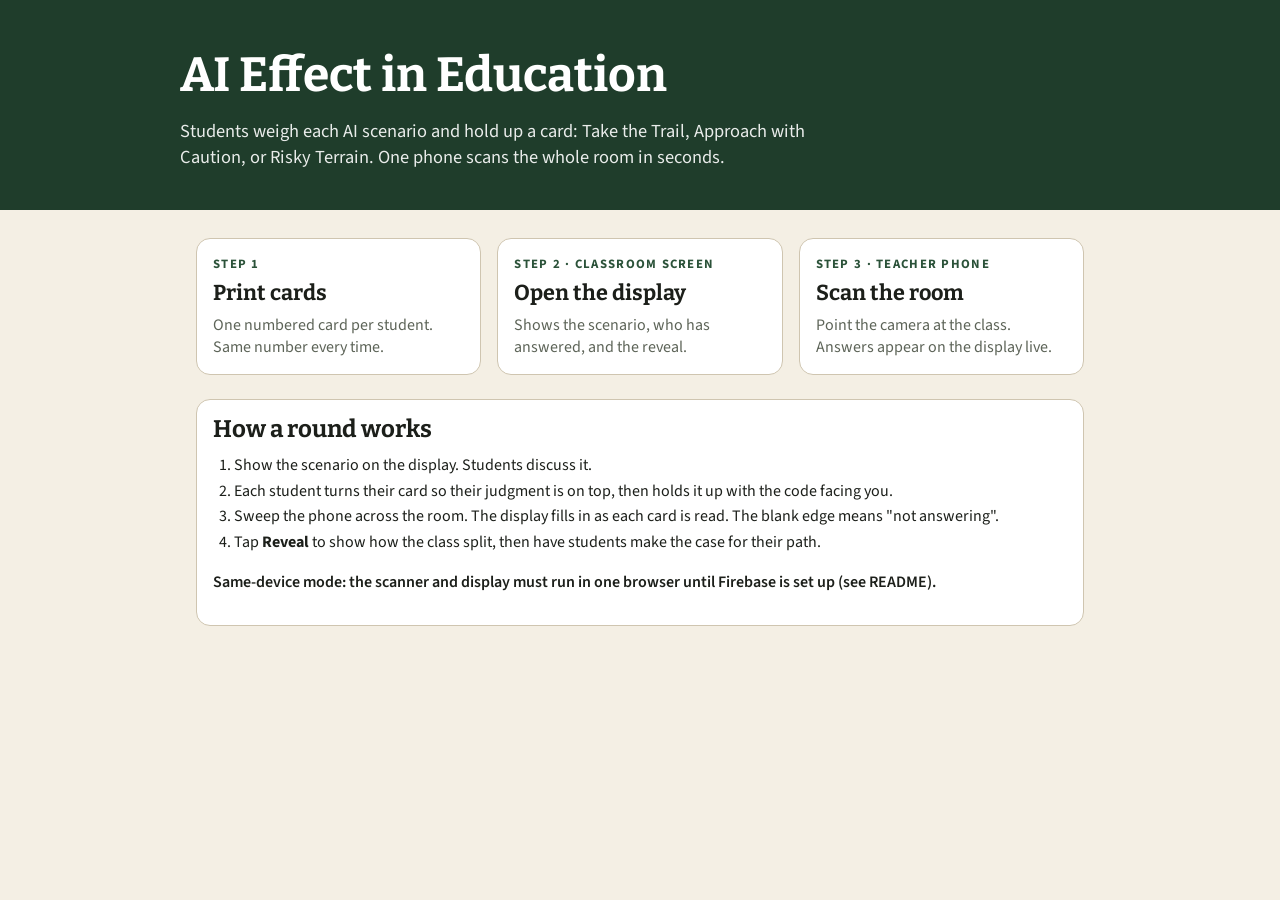
<file: index.html>
<!doctype html>
<html lang="en">
<head>
<meta charset="utf-8">
<meta name="viewport" content="width=device-width, initial-scale=1">
<title>AI Effect in Education</title>
<link rel="stylesheet" href="lib/trail.css">
<style>
  .hero { background: var(--pine); color: #fff; padding: 48px 16px 40px; }
  .hero .in, .wrap { max-width: 920px; margin: 0 auto; }
  .hero h1 { font-size: clamp(2rem, 5vw, 3rem); }
  .hero p { font-size: 1.15rem; max-width: 36em; opacity: .9; margin: .8em 0 0; }
  .wrap { padding: 28px 16px 56px; display: grid; gap: 24px; }
  .cards { display: grid; grid-template-columns: repeat(auto-fit, minmax(240px, 1fr)); gap: 16px; }
  .cards a { text-decoration: none; color: inherit; display: grid; gap: 8px; transition: transform .15s, box-shadow .15s; }
  .cards a:hover { transform: translateY(-2px); box-shadow: 0 6px 18px rgba(0,0,0,.08); }
  .cards .step { font: 700 .8rem var(--body); letter-spacing: .1em; text-transform: uppercase; color: var(--pine-2); }
  .cards h2 { font-size: 1.35rem; }
  ol.how { line-height: 1.6; margin: .6em 0 0; padding-left: 1.3em; }
  .mode { font-weight: 600; }
</style>
</head>
<body>
<section class="hero"><div class="in">
  <h1>AI Effect in Education</h1>
  <p>Students weigh each AI scenario and hold up a card: Take the Trail, Approach with Caution, or Risky Terrain. One phone scans the whole room in seconds.</p>
</div></section>

<div class="wrap">
  <div class="cards">
    <a class="panel" href="cards.html">
      <span class="step">Step 1</span><h2>Print cards</h2>
      <span class="muted">One numbered card per student. Same number every time.</span>
    </a>
    <a class="panel" href="display.html">
      <span class="step">Step 2 · Classroom screen</span><h2>Open the display</h2>
      <span class="muted">Shows the scenario, who has answered, and the reveal.</span>
    </a>
    <a class="panel" href="scan.html">
      <span class="step">Step 3 · Teacher phone</span><h2>Scan the room</h2>
      <span class="muted">Point the camera at the class. Answers appear on the display live.</span>
    </a>
  </div>

  <section class="panel">
    <h2>How a round works</h2>
    <ol class="how">
      <li>Show the scenario on the display. Students discuss it.</li>
      <li>Each student turns their card so their judgment is on top, then holds it up with the code facing you.</li>
      <li>Sweep the phone across the room. The display fills in as each card is read. The blank edge means "not answering".</li>
      <li>Tap <b>Reveal</b> to show how the class split, then have students make the case for their path.</li>
    </ol>
    <p class="mode" id="mode"></p>
  </section>
</div>
<script src="firebase-config.js"></script>
<script src="lib/trail-sync.js"></script>
<script>
  document.getElementById('mode').textContent = TrailSync.mode === 'firebase'
    ? 'Live mode is on: scan on your phone, show results on any screen.'
    : 'Same-device mode: the scanner and display must run in one browser until Firebase is set up (see README).';
</script>
</body>
</html>
</file>
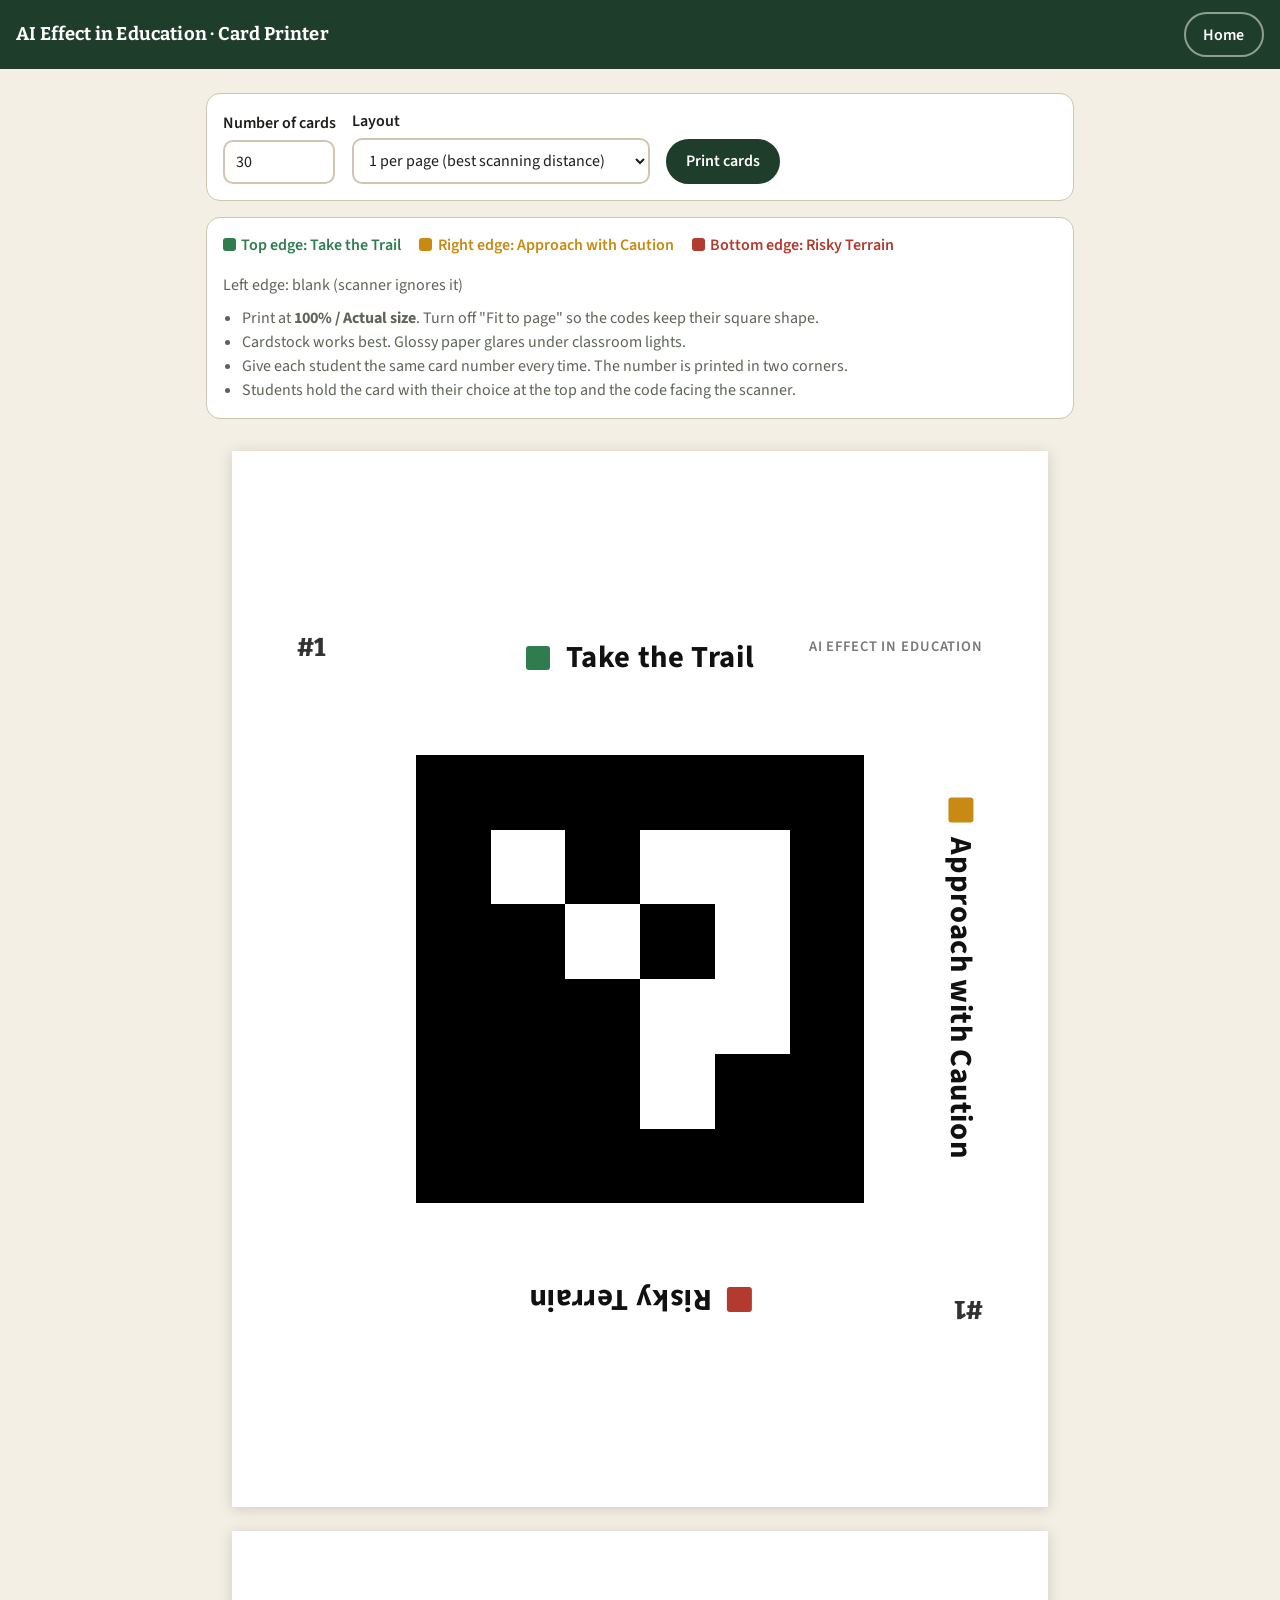
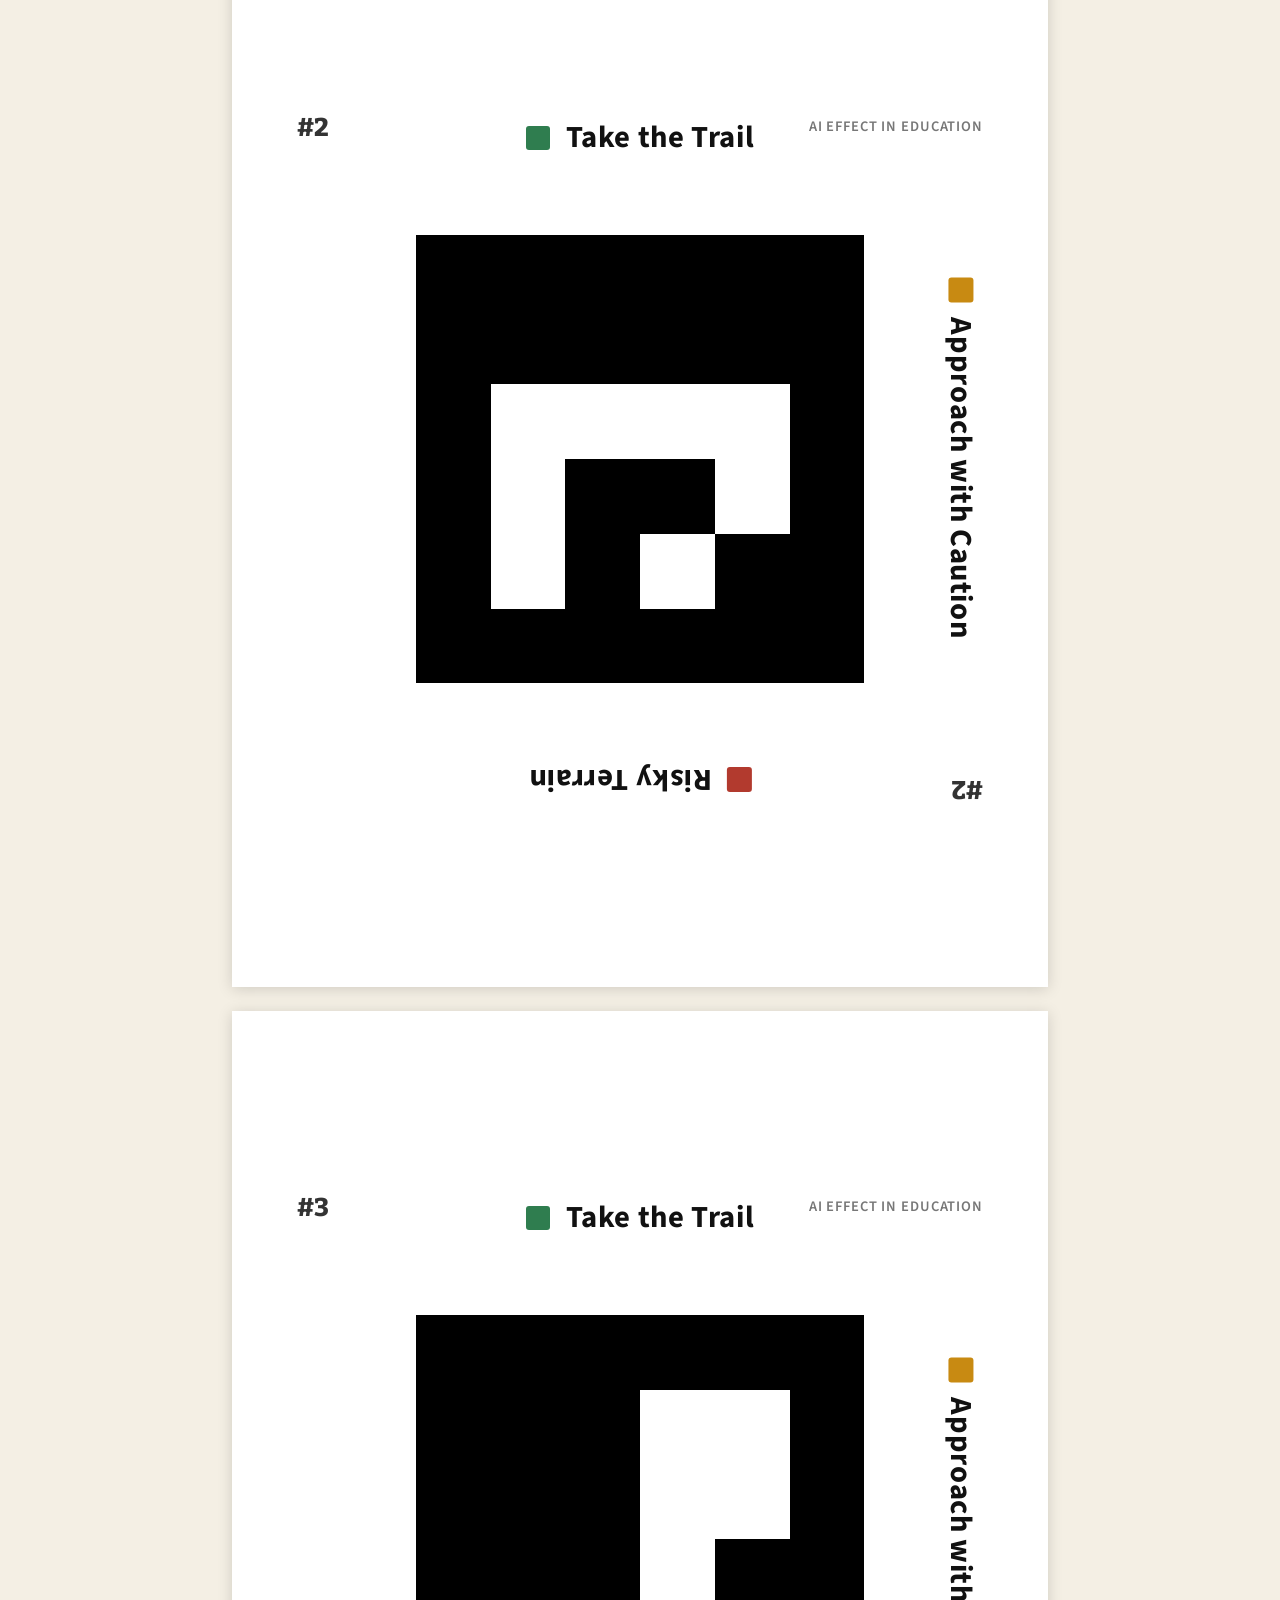
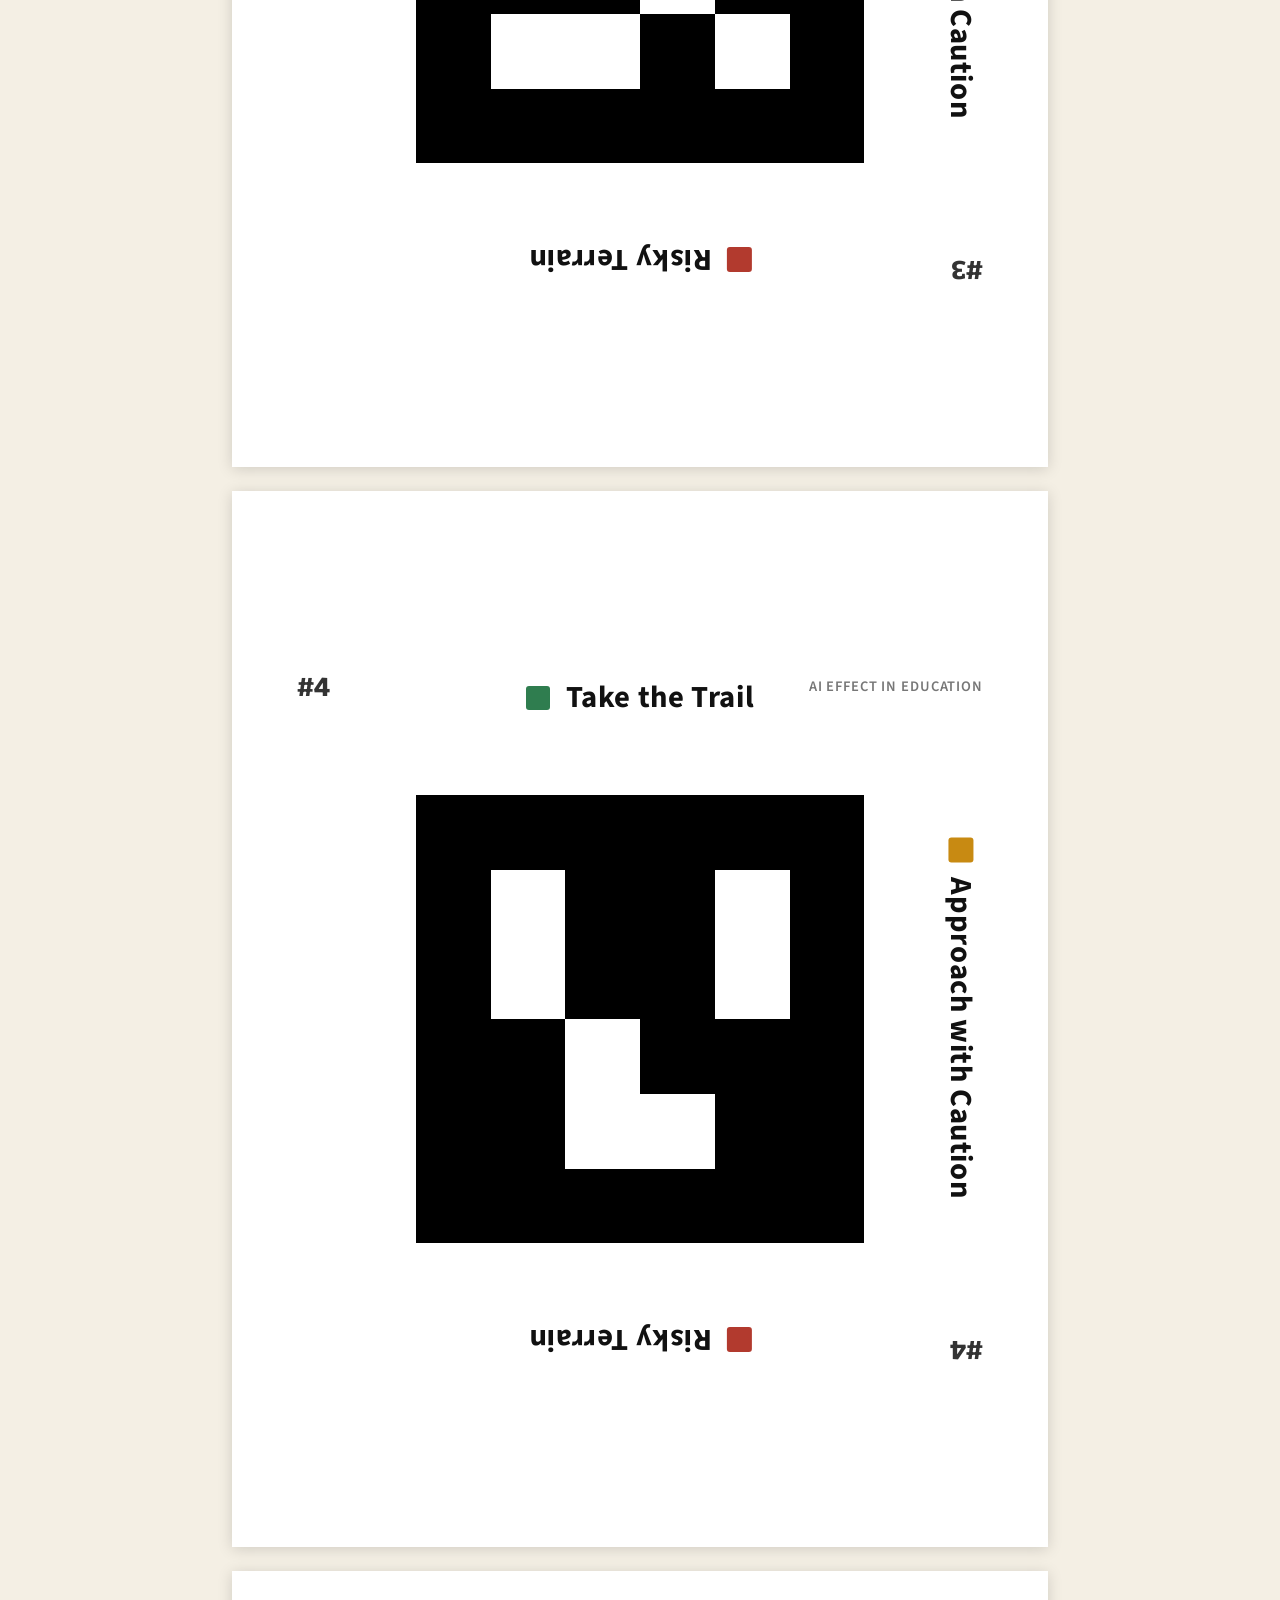
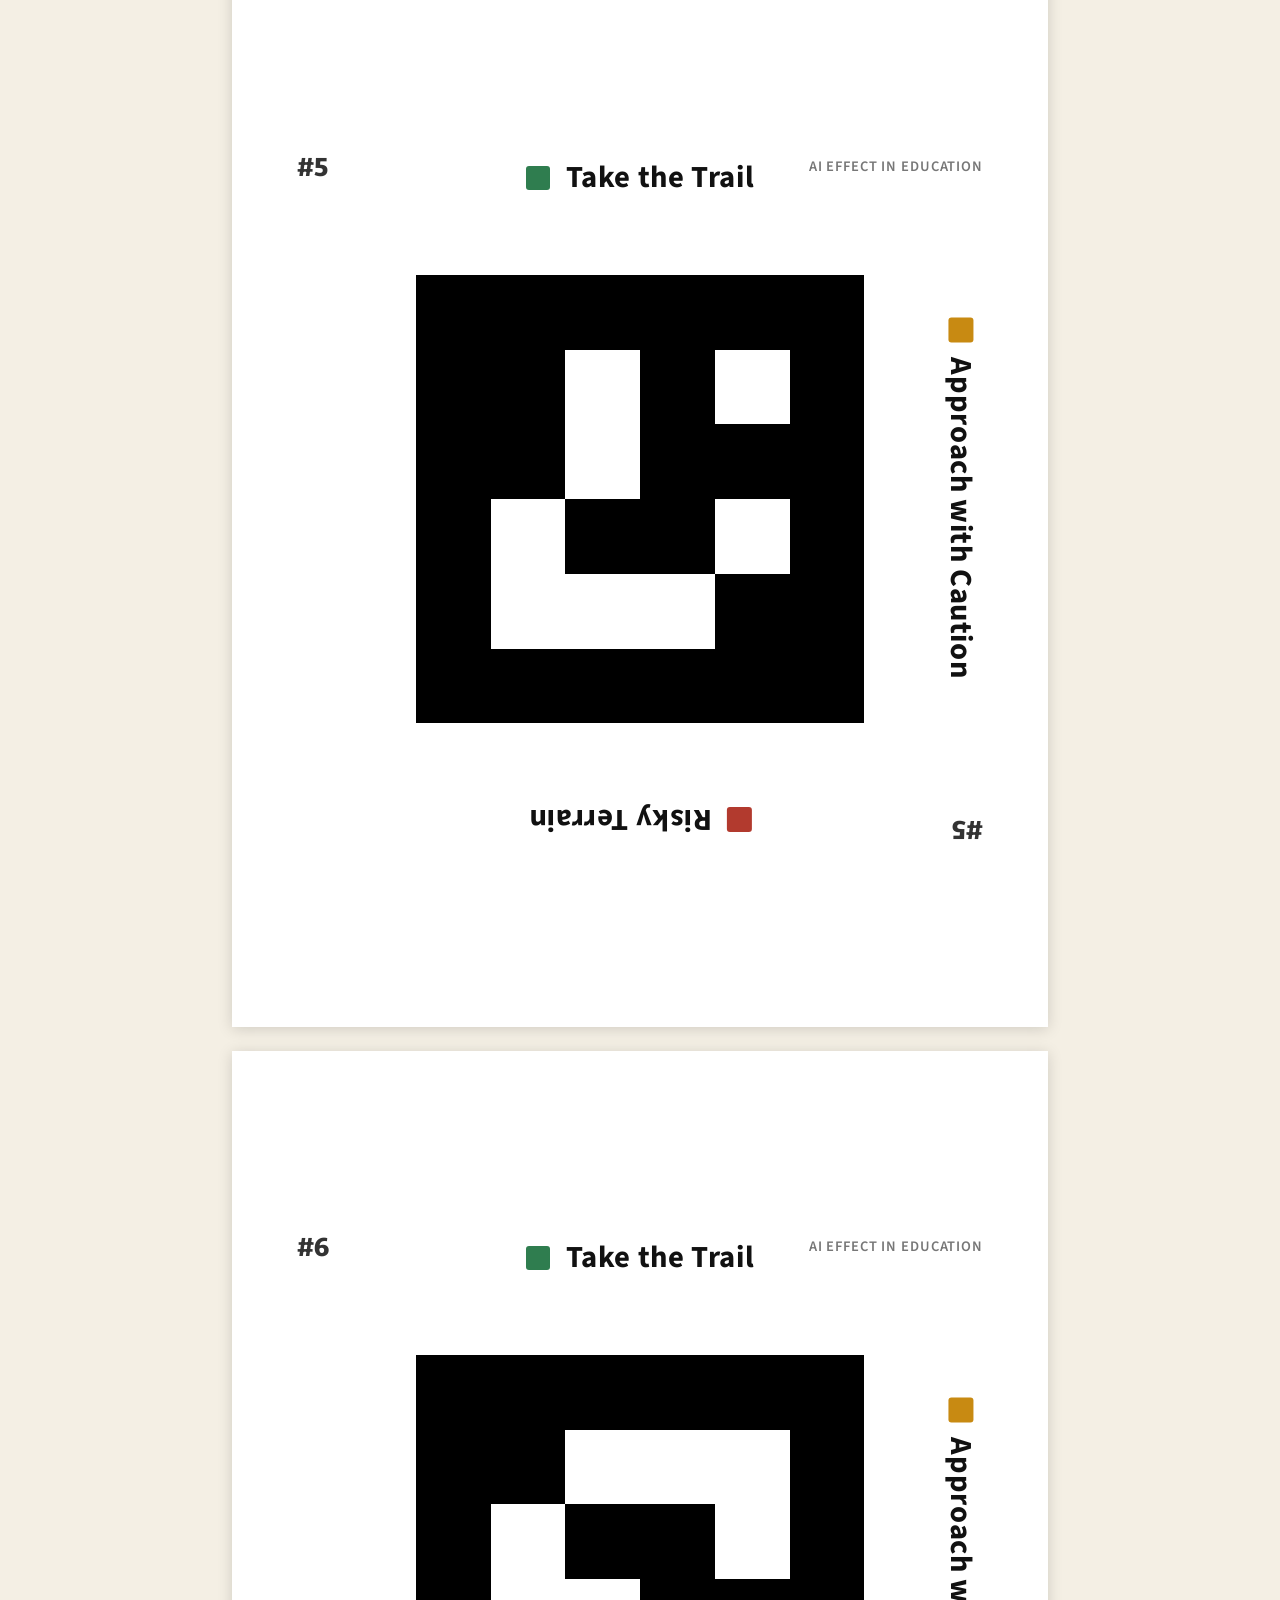
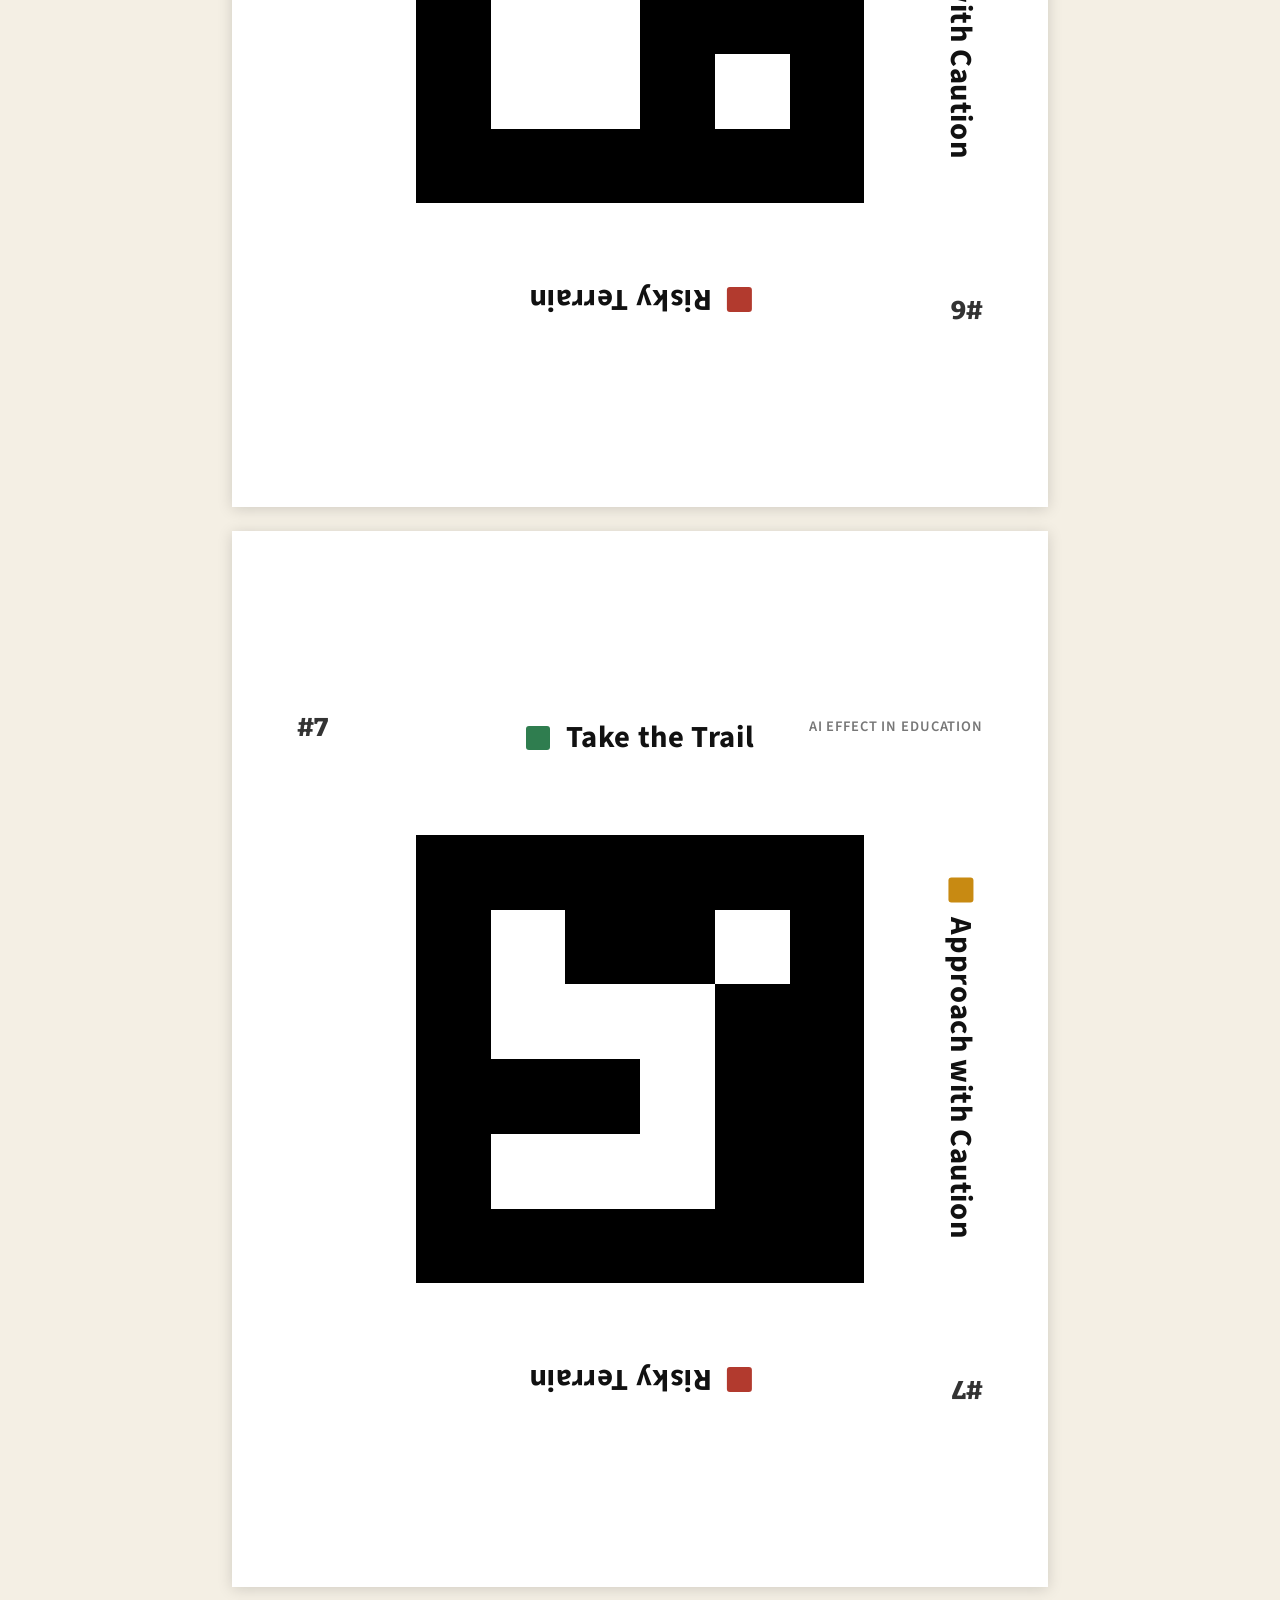
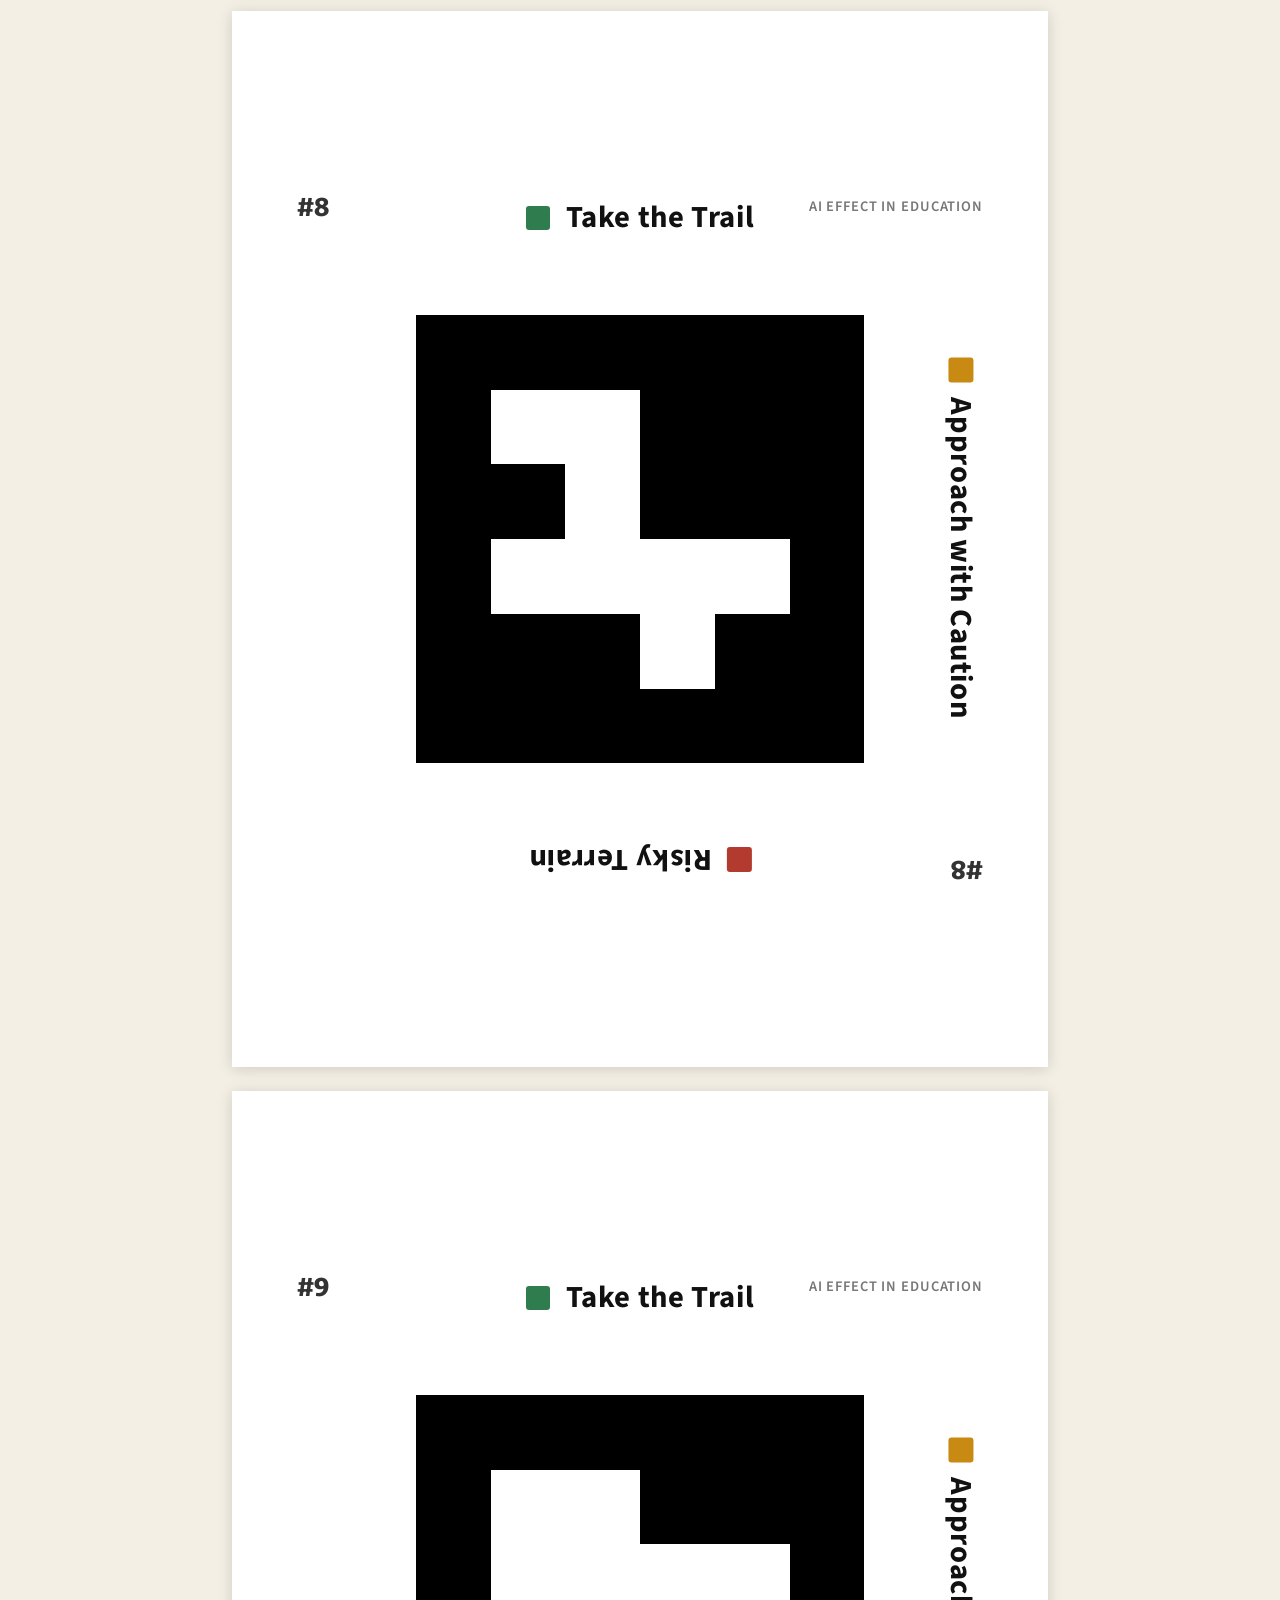
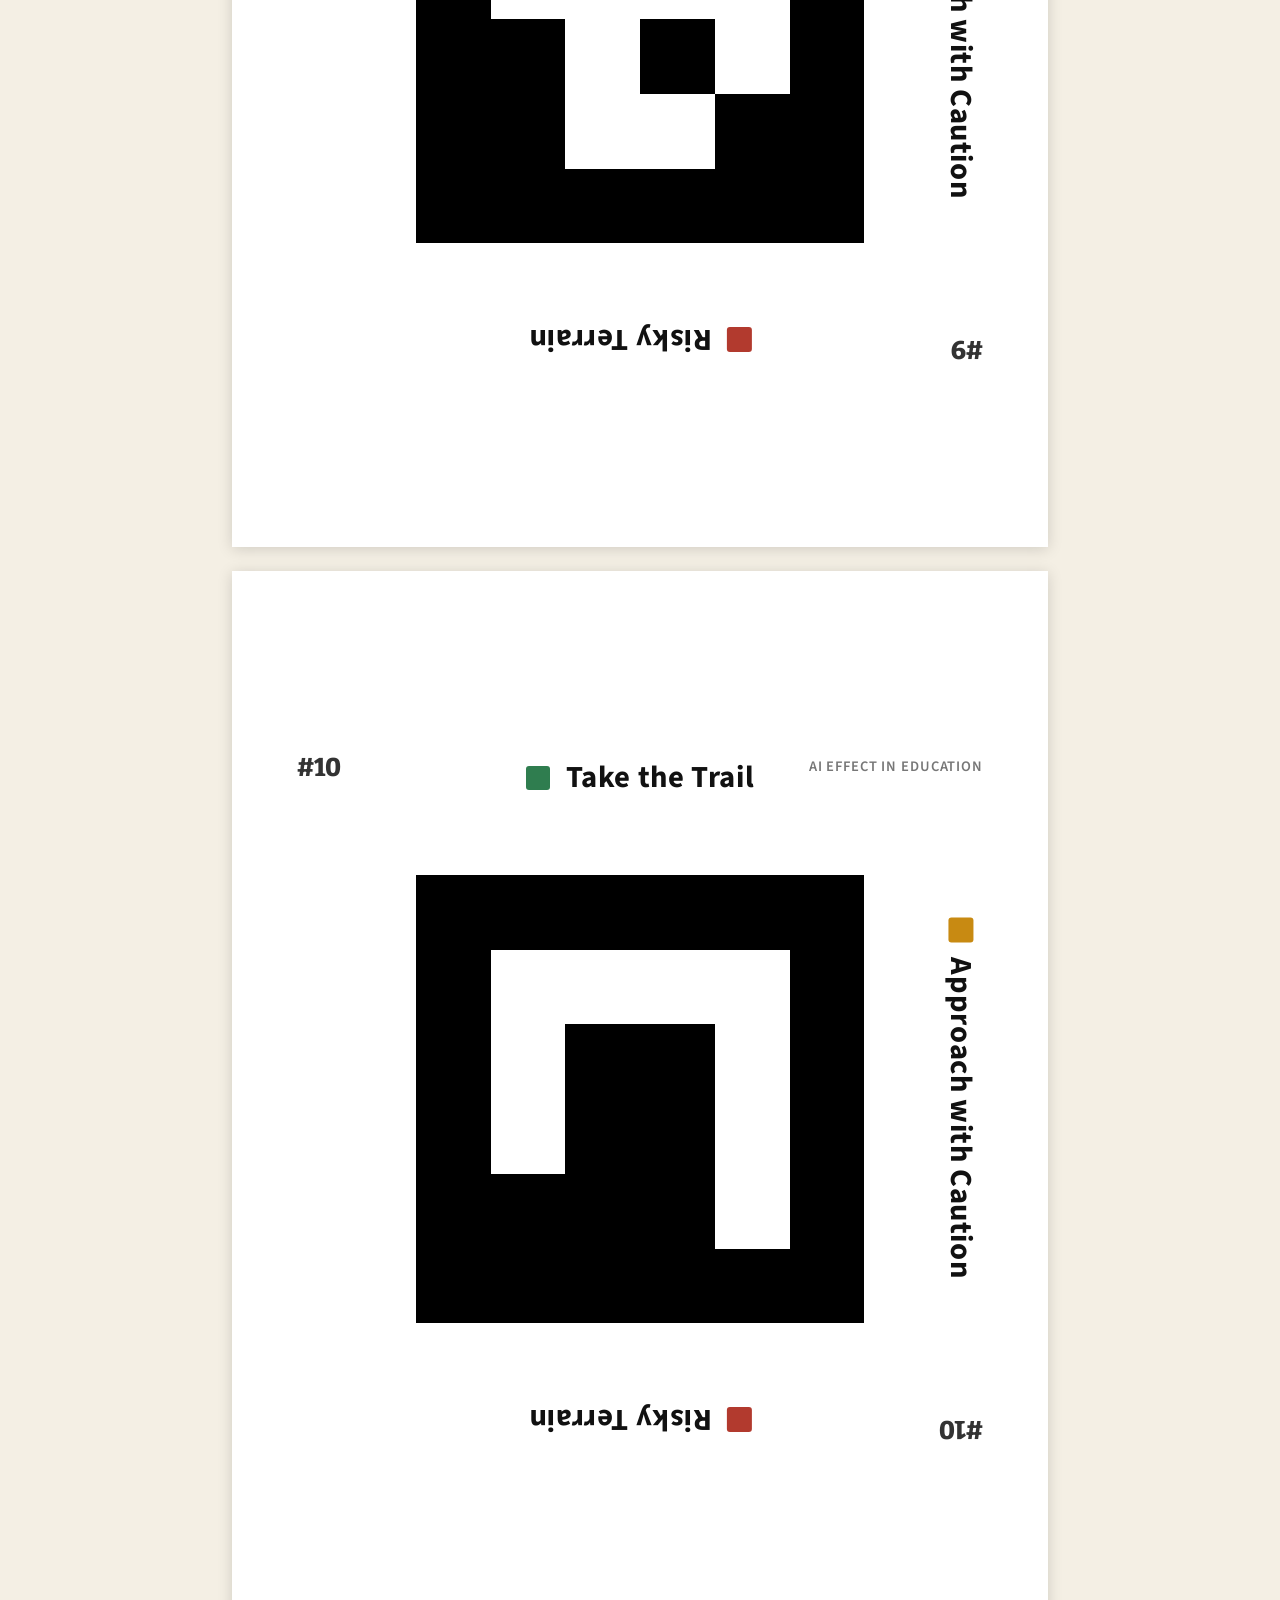
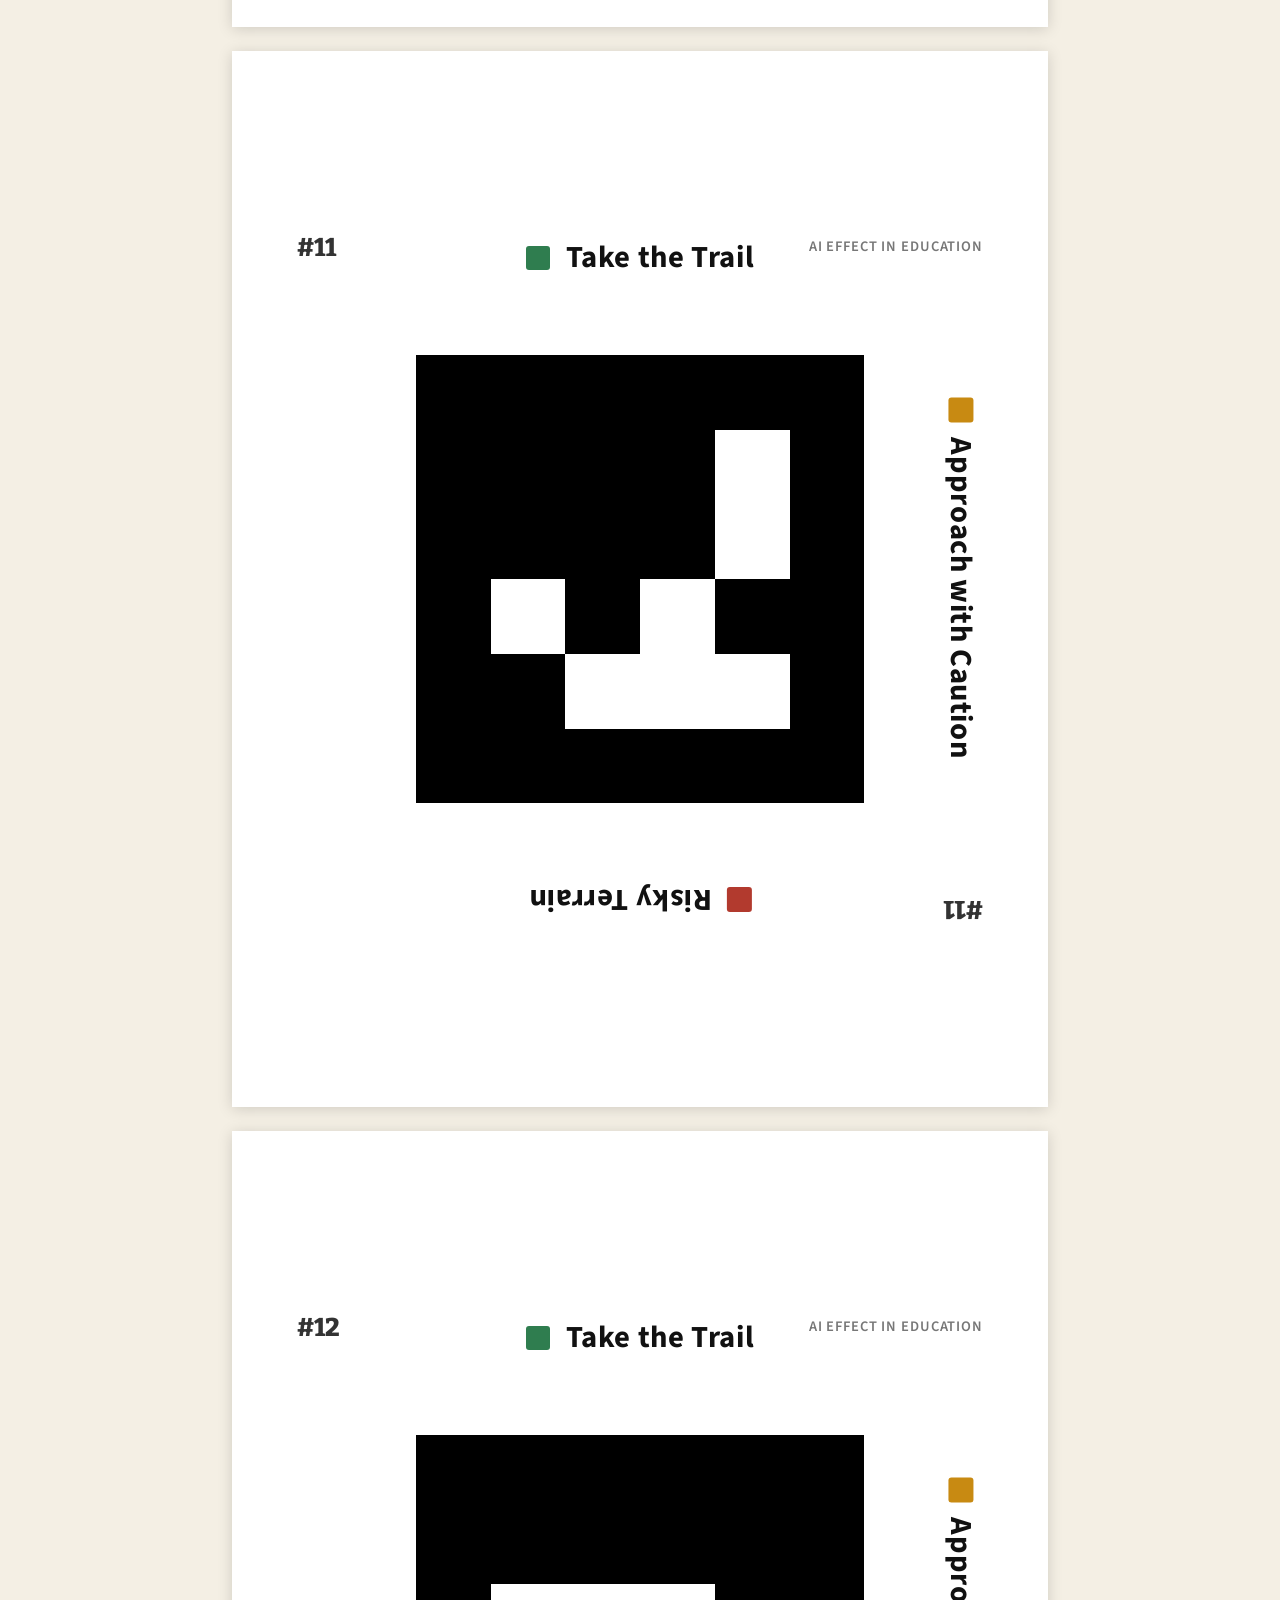
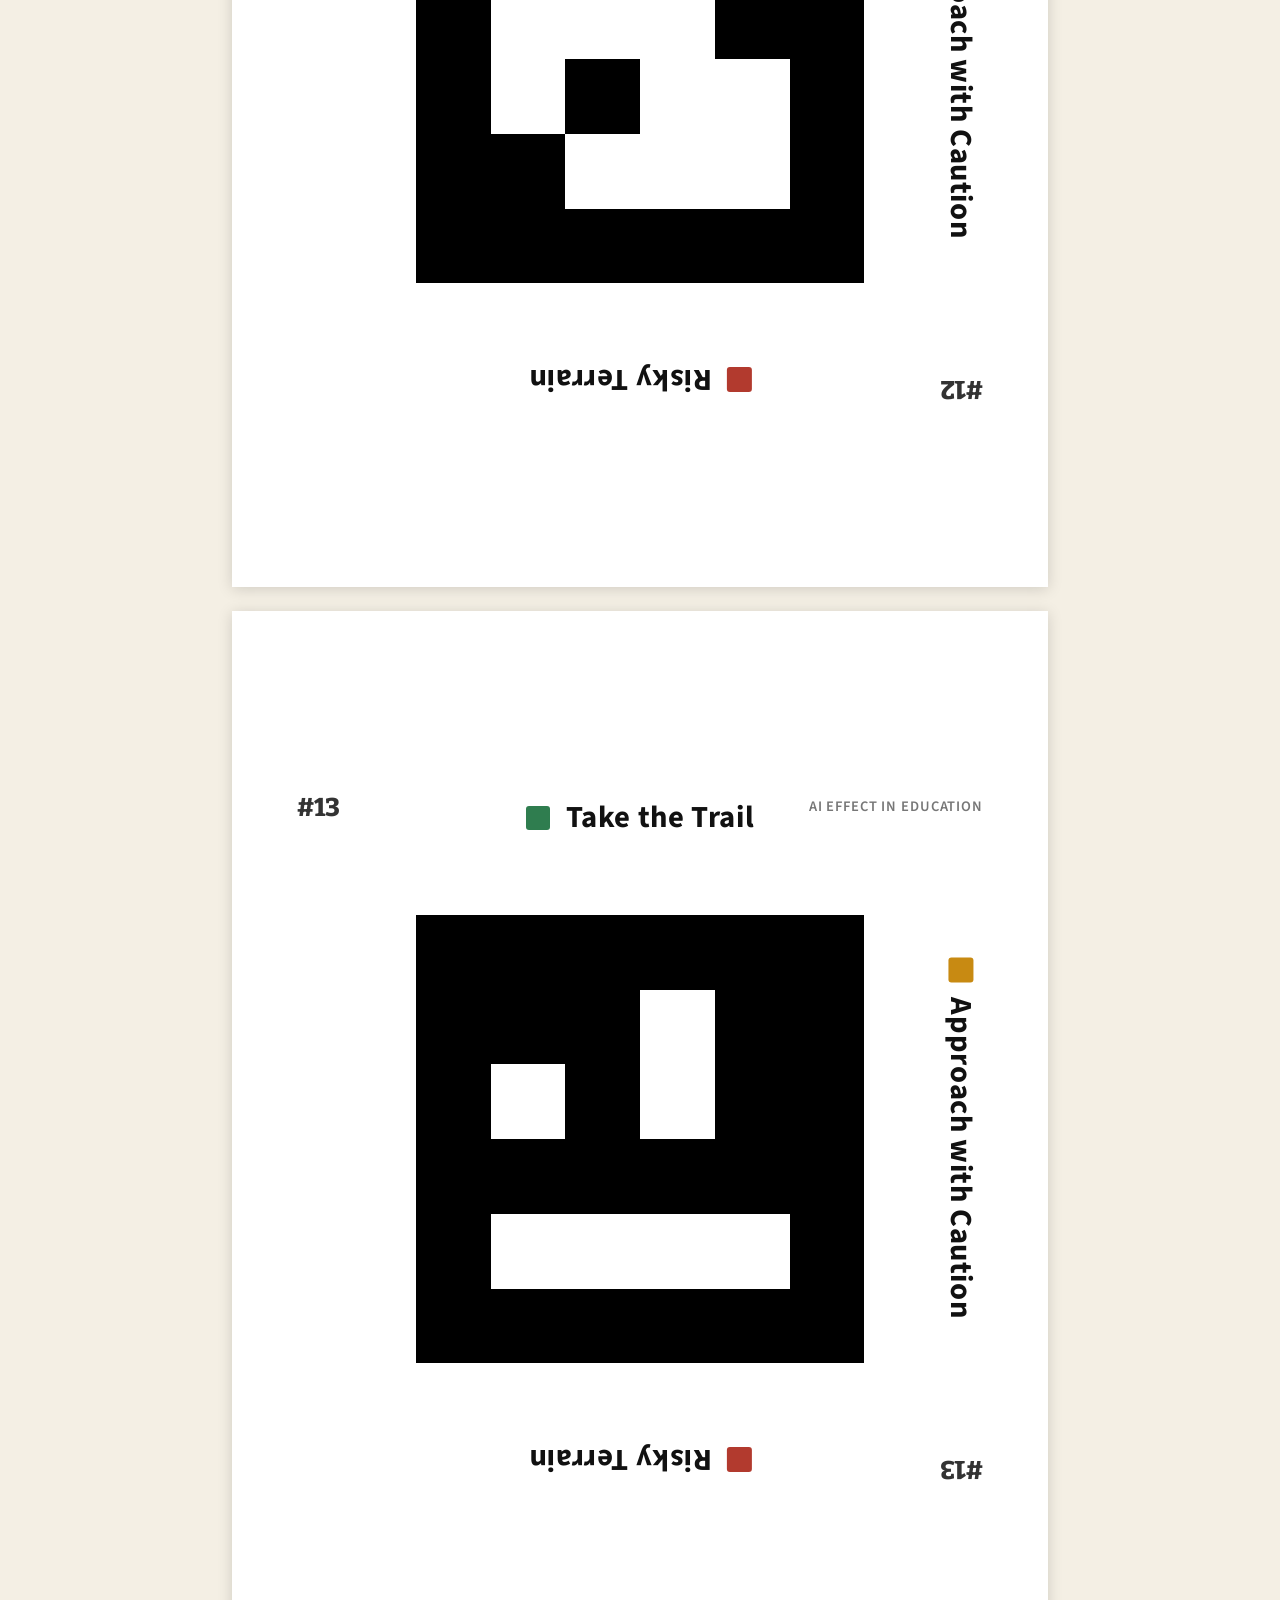
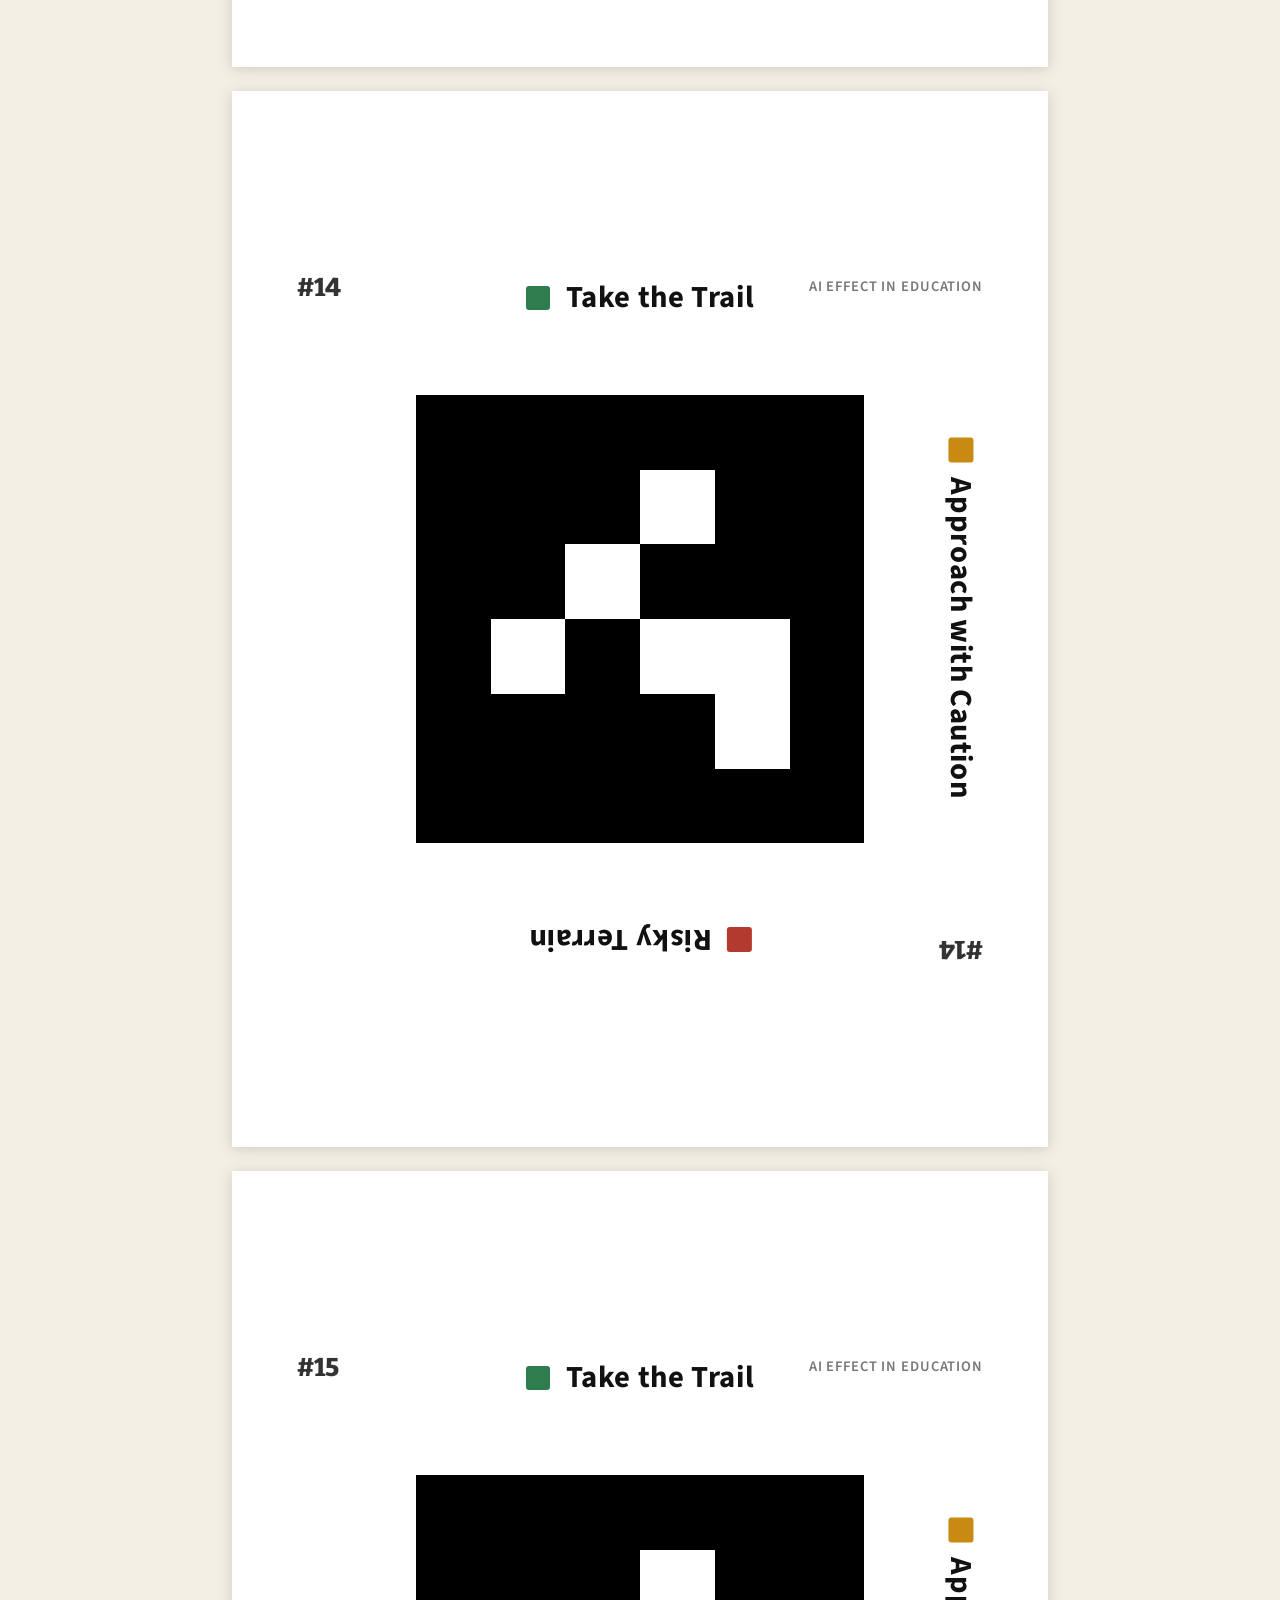
<file: cards.html>
<!doctype html>
<html lang="en">
<head>
<meta charset="utf-8">
<meta name="viewport" content="width=device-width, initial-scale=1">
<title>Trail Cards Printer</title>
<link rel="stylesheet" href="lib/trail.css">
<style>
  .controls { max-width: 900px; margin: 24px auto; padding: 0 16px; display: grid; gap: 16px; }
  .controls .row { display: flex; flex-wrap: wrap; gap: 16px; align-items: end; }
  .controls label { display: grid; gap: 6px; font-weight: 600; }
  .controls input[type=number] { width: 7em; }
  .tips { margin: 0; padding-left: 1.2em; line-height: 1.5; }
  .legend { display: flex; flex-wrap: wrap; gap: 18px; }

  .sheet-wrap { display: grid; justify-content: center; gap: 24px; padding: 8px 16px 48px; }
  .sheet {
    width: 8.5in; height: 11in; background: #fff; box-shadow: 0 2px 14px rgba(0,0,0,.15);
    display: flex; flex-direction: column; align-items: center; justify-content: space-evenly;
    padding: .35in; overflow: hidden;
  }

  /* --c is the card's side length; everything else scales from it */
  .card {
    --c: 7.6in;
    width: var(--c); height: var(--c);
    position: relative; flex: none;
    font-family: var(--body);
    color: #111;
  }
  .two .card { --c: 4.95in; }
  .two .card + .card { border-top: 1px dashed #bbb; }
  .card svg.marker {
    position: absolute;
    left: calc(var(--c) * .09); top: calc(var(--c) * .09);
    width: calc(var(--c) * .82); height: calc(var(--c) * .82);
    shape-rendering: crispEdges;
  }
  .side {
    position: absolute; left: 50%; top: 50%;
    width: calc(var(--c) * .74);
    margin-left: calc(var(--c) * -.37);
    height: calc(var(--c) * .1);
    margin-top: calc(var(--c) * -.05);
    display: flex; align-items: center; justify-content: center; gap: .5em;
    font: 700 calc(var(--c) * .042) var(--body);
    letter-spacing: .02em; white-space: nowrap;
  }
  .side .sw { width: .8em; height: .8em; border-radius: 3px; flex: none; }
  /* Each label faces outward, so it reads upright when that edge is held at the top */
  .side.top    { transform: translateY(calc(var(--c) * -.44)); }
  .side.right  { transform: rotate(90deg)  translateY(calc(var(--c) * -.44)); }
  .side.bottom { transform: rotate(180deg) translateY(calc(var(--c) * -.44)); }
  .num {
    position: absolute; font: 800 calc(var(--c) * .035) var(--head); color: #333;
  }
  .num.tl { left: calc(var(--c) * .03); top: calc(var(--c) * .025); }
  .num.br { right: calc(var(--c) * .03); bottom: calc(var(--c) * .025); transform: rotate(180deg); }
  .brand {
    position: absolute; right: calc(var(--c) * .03); top: calc(var(--c) * .03);
    font: 600 calc(var(--c) * .02) var(--body); color: #777; letter-spacing: .06em; text-transform: uppercase;
  }

  @page { size: letter portrait; margin: 0; }
  @media print {
    body { background: #fff; }
    .controls, .topbar { display: none !important; }
    .sheet-wrap { padding: 0; gap: 0; display: block; }
    .sheet { box-shadow: none; break-after: page; page-break-after: always; }
    .sheet:last-child { break-after: auto; page-break-after: auto; }
    * { -webkit-print-color-adjust: exact; print-color-adjust: exact; }
  }
  @media screen and (max-width: 900px) {
    .sheet-wrap { justify-content: start; overflow-x: auto; }
  }
</style>
</head>
<body>
<header class="topbar">
  <h1>AI Effect in Education · Card Printer</h1>
  <span class="spacer"></span>
  <a class="btn ghost" style="color:#fff;border-color:rgba(255,255,255,.5)" href="index.html">Home</a>
</header>

<section class="controls">
  <div class="panel">
    <div class="row">
      <label>Number of cards
        <input id="count" type="number" min="1" max="60" value="30">
      </label>
      <label>Layout
        <select id="layout">
          <option value="one">1 per page (best scanning distance)</option>
          <option value="two">2 per page (saves paper, closer range)</option>
        </select>
      </label>
      <button id="print">Print cards</button>
    </div>
  </div>
  <div class="panel">
    <div class="legend">
      <span class="chip c-trail">Top edge: Take the Trail</span>
      <span class="chip c-caution">Right edge: Approach with Caution</span>
      <span class="chip c-risky">Bottom edge: Risky Terrain</span>
      <span class="muted">Left edge: blank (scanner ignores it)</span>
    </div>
    <ul class="tips muted" style="margin-top:10px">
      <li>Print at <b>100% / Actual size</b>. Turn off "Fit to page" so the codes keep their square shape.</li>
      <li>Cardstock works best. Glossy paper glares under classroom lights.</li>
      <li>Give each student the same card number every time. The number is printed in two corners.</li>
      <li>Students hold the card with their choice at the top and the code facing the scanner.</li>
    </ul>
  </div>
</section>

<main id="sheets" class="sheet-wrap" aria-label="Card preview"></main>

<script src="lib/cv.js"></script>
<script src="lib/aruco.js"></script>
<script src="lib/trail-dictionary.js"></script>
<script src="lib/trail-core.js"></script>
<script>
(function () {
  var countEl = document.getElementById('count');
  var layoutEl = document.getElementById('layout');
  var sheets = document.getElementById('sheets');
  var byKey = {};
  TrailCore.CHOICES.forEach(function (c) { byKey[c.key] = c; });

  function sideHTML(pos) {
    var key = TrailCore.SIDE_TO_CHOICE[pos];
    if (!key) return '';
    var c = byKey[key];
    return '<div class="side ' + pos + '"><span class="sw" style="background:' + c.color + '"></span>' + c.label + '</div>';
  }

  function cardHTML(n) {
    var svg = TrailCore.markerSVG(n - 1).replace('<svg ', '<svg class="marker" aria-label="Card ' + n + ' code" ');
    return '<div class="card">' + svg +
      sideHTML('top') + sideHTML('right') + sideHTML('bottom') +
      '<div class="num tl">#' + n + '</div><div class="num br">#' + n + '</div>' +
      '<div class="brand">AI Effect in Education</div></div>';
  }

  function render() {
    var n = Math.max(1, Math.min(TrailCore.MAX_CARDS, parseInt(countEl.value, 10) || 1));
    countEl.value = n;
    var perPage = layoutEl.value === 'two' ? 2 : 1;
    var html = '';
    for (var i = 1; i <= n; i += perPage) {
      html += '<section class="sheet ' + (perPage === 2 ? 'two' : 'one') + '">';
      for (var k = i; k < i + perPage && k <= n; k++) html += cardHTML(k);
      html += '</section>';
    }
    sheets.innerHTML = html;
  }

  countEl.addEventListener('input', render);
  layoutEl.addEventListener('change', render);
  document.getElementById('print').addEventListener('click', function () { window.print(); });
  render();
})();
</script>
</body>
</html>
</file>
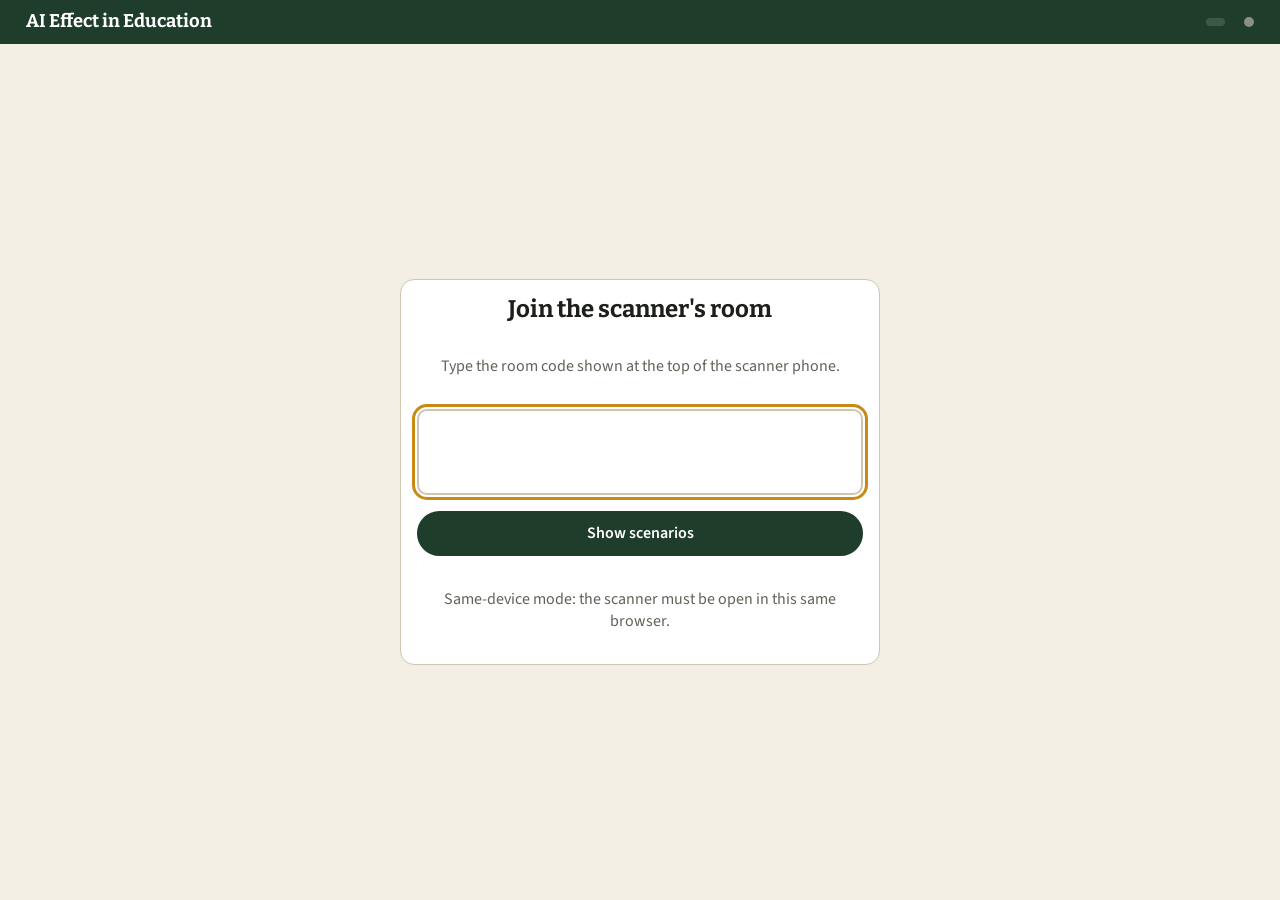
<file: display.html>
<!doctype html>
<html lang="en">
<head>
<meta charset="utf-8">
<meta name="viewport" content="width=device-width, initial-scale=1">
<title>Trail Display</title>
<link rel="stylesheet" href="lib/trail.css">
<style>
  html, body { height: 100%; }
  body { display: flex; flex-direction: column; overflow: hidden; font-size: clamp(16px, 1.25vw, 28px); }

  .bar-top {
    background: var(--pine); color: #fff;
    display: flex; align-items: center; gap: 1.2em; padding: .7em 1.6em;
  }
  .bar-top h1 { font-size: 1.15em; }
  .bar-top .spacer { flex: 1; }
  .bar-top .count { font: 800 1.3em var(--head); }
  .bar-top .count small { font: 600 .65em var(--body); opacity: .8; margin-left: .3em; }

  .stage { flex: 1; display: grid; grid-template-rows: auto 1fr; gap: 1.6em; padding: 2em 3em 1.4em; min-height: 0; }
  .scenario small {
    display: block; color: var(--pine-2); font-weight: 700; letter-spacing: .12em; text-transform: uppercase; font-size: .85em; margin-bottom: .4em;
  }
  .scenario h2 { font-size: 2.4em; color: var(--pine); }
  .scenario p { font-size: 1.55em; line-height: 1.4; max-width: 46em; margin: .6em 0 0; }
  .scenario.text-only p { font: 600 2.15em/1.35 var(--head); color: var(--pine); max-width: 34em; margin: 0; }

  .lower { min-height: 0; display: grid; align-content: end; gap: 1.2em; }
  .choices { display: flex; flex-wrap: wrap; gap: .6em 2em; font-size: 1.15em; }
  .prompt { font: 600 1.25em var(--head); color: var(--muted); }

  .responders { display: grid; grid-template-columns: repeat(auto-fill, minmax(2.6em, 1fr)); gap: .4em; }
  .responders div {
    height: 2.3em; border-radius: .45em; display: grid; place-items: center;
    font-weight: 700; background: var(--paper-2); color: var(--muted);
    transition: background .25s, color .25s, transform .25s;
  }
  .responders div.in { background: var(--pine-2); color: #fff; transform: scale(1.04); }

  .results { display: grid; gap: .8em; }
  .result-row { display: grid; grid-template-columns: 13em 1fr 5.5em; align-items: center; gap: 1em; }
  .result-row .lbl { font: 700 1.25em var(--head); }
  .track { height: 2.6em; background: var(--paper-2); border-radius: .5em; overflow: hidden; }
  .fill { height: 100%; width: 0; border-radius: .5em; transition: width .9s cubic-bezier(.2,.8,.2,1); }
  .result-row .num { font: 800 1.6em var(--head); text-align: right; }
  .result-row .num small { display: block; font: 600 .5em var(--body); color: var(--muted); }

  .controls {
    position: fixed; right: 1em; bottom: 1em; display: flex; gap: .5em;
    opacity: .2; transition: opacity .2s;
  }
  .controls:hover, .controls:focus-within { opacity: 1; }
  .controls button { font-size: .8em; }

  .join { margin: auto; max-width: 30em; width: calc(100% - 32px); display: grid; gap: 1em; text-align: center; }
  .join input { font-size: 2em; text-align: center; letter-spacing: .2em; text-transform: uppercase; }

  @media (max-width: 700px) {
    .stage { padding: 1.2em 16px; }
    .result-row { grid-template-columns: 7em 1fr 3.5em; }
    .scenario h2 { font-size: 1.7em; }
    .scenario p { font-size: 1.2em; }
  }
</style>
</head>
<body>
<header class="bar-top">
  <h1>AI Effect in Education</h1>
  <span class="spacer"></span>
  <span id="scnCount"></span>
  <span class="count hidden" id="respCount"></span>
  <span class="badge" id="roomBadge"></span>
  <span class="status-dot" id="conn" title="Connection"></span>
</header>

<!-- Join screen -->
<section class="join panel hidden" id="join">
  <h2>Join the scanner's room</h2>
  <p class="muted">Type the room code shown at the top of the scanner phone.</p>
  <input id="joinInput" maxlength="12" autocomplete="off" aria-label="Room code">
  <button id="joinBtn" style="justify-content:center">Show scenarios</button>
  <p class="muted" id="modeNote"></p>
</section>

<!-- Game screen -->
<main class="stage hidden" id="stage">
  <section class="scenario">
    <small id="scnLabel"></small>
    <h2 id="scnTitle"></h2>
    <p id="scnText"></p>
  </section>

  <section class="lower">
    <div id="waiting">
      <p class="prompt" style="margin:0 0 .6em">Choose your path and hold up your card.</p>
      <div class="choices" id="choiceKey"></div>
      <div class="responders" id="responders" style="margin-top:1em" aria-label="Who has answered"></div>
    </div>
    <div id="revealed" class="hidden">
      <div class="results" id="results"></div>
      <p class="prompt" style="margin:1em 0 0">Explain your vote: benefits, risks, and trade-offs. What information is missing that could change your vote?</p>
    </div>
  </section>
</main>

<div class="controls hidden" id="controls">
  <button class="ghost" id="prevBtn" title="Previous (←)">‹ Prev</button>
  <button id="revealBtn" title="Reveal (R)">Reveal</button>
  <button class="ghost" id="nextBtn" title="Next (→)">Next ›</button>
  <button class="ghost" id="fsBtn" title="Full screen (F)">Full screen</button>
</div>

<script src="firebase-config.js"></script>
<script src="scenarios.js"></script>
<script src="lib/trail-core.js"></script>
<script src="lib/trail-sync.js"></script>
<script>
(function () {
  var $ = function (id) { return document.getElementById(id); };
  var scenarios = window.TRAIL_SCENARIOS || [];
  var sync, state = { scenario: 0, revealed: false, cardCount: 30, responses: {} };

  $('choiceKey').innerHTML = TrailCore.CHOICES.map(function (c) {
    return '<span class="chip c-' + c.key + '">' + c.label + '</span>';
  }).join('');
  $('results').innerHTML = TrailCore.CHOICES.map(function (c) {
    return '<div class="result-row"><span class="lbl c-' + c.key + '">' + c.label + '</span>' +
      '<div class="track"><div class="fill" id="fill-' + c.key + '" style="background:' + c.color + '"></div></div>' +
      '<span class="num" id="num-' + c.key + '">0</span></div>';
  }).join('');
  $('modeNote').textContent = TrailSync.mode === 'firebase' ? '' :
    'Same-device mode: the scanner must be open in this same browser.';

  var params = new URLSearchParams(location.search);
  var room = TrailSync.cleanRoom(params.get('room') || '');
  if (room) start(room); else { $('join').classList.remove('hidden'); $('joinInput').focus(); }

  $('joinBtn').addEventListener('click', join);
  $('joinInput').addEventListener('keydown', function (e) { if (e.key === 'Enter') join(); });
  function join() {
    var r = TrailSync.cleanRoom($('joinInput').value);
    if (!r) return;
    history.replaceState(null, '', '?room=' + r);
    start(r);
  }

  function start(r) {
    $('join').classList.add('hidden');
    $('stage').classList.remove('hidden');
    $('controls').classList.remove('hidden');
    $('respCount').classList.remove('hidden');
    $('roomBadge').textContent = 'Room ' + r;
    sync = TrailSync.connect(r);
    sync.onConnection(function (ok, msg) {
      $('conn').classList.toggle('on', ok);
      $('conn').title = ok ? 'Connected' : ('Not connected' + (msg ? ': ' + msg : ''));
    });
    sync.onState(function (s) { state = s; render(); });
  }

  var builtFor = 0, lastKey = '';
  function render() {
    var sc = scenarios[state.scenario];
    var n = state.cardCount;
    $('scnCount').textContent = scenarios.length ? 'Scenario ' + (state.scenario + 1) + ' / ' + scenarios.length : '';
    $('scnLabel').textContent = 'Scenario ' + (state.scenario + 1);
    var hasTitle = !!(sc && sc.title);
    $('scnTitle').textContent = hasTitle ? sc.title : '';
    $('scnTitle').classList.toggle('hidden', !hasTitle);
    document.querySelector('.scenario').classList.toggle('text-only', !hasTitle);
    $('scnText').textContent = sc ? sc.text : 'Add your scenarios to scenarios.js.';

    var mine = state.responses[state.scenario] || {};
    var t = TrailCore.tally(mine, n);
    $('respCount').innerHTML = t.total + '<small>of ' + n + ' answered</small>';

    if (builtFor !== n) {
      var h = '';
      for (var i = 1; i <= n; i++) h += '<div id="r' + i + '">' + i + '</div>';
      $('responders').innerHTML = h; builtFor = n;
    }
    for (var k = 1; k <= n; k++) $('r' + k).classList.toggle('in', !!mine[k]);

    $('waiting').classList.toggle('hidden', state.revealed);
    $('revealed').classList.toggle('hidden', !state.revealed);
    $('revealBtn').textContent = state.revealed ? 'Hide' : 'Reveal';
    $('prevBtn').disabled = state.scenario <= 0;
    $('nextBtn').disabled = state.scenario >= scenarios.length - 1;

    // Bars grow from zero each time results are revealed
    var key = state.scenario + ':' + state.revealed;
    var reset = key !== lastKey; lastKey = key;
    TrailCore.CHOICES.forEach(function (c) {
      var cnt = t.counts[c.key], pct = t.total ? Math.round(cnt / t.total * 100) : 0;
      $('num-' + c.key).innerHTML = cnt + '<small>' + pct + '%</small>';
      var fill = $('fill-' + c.key);
      if (!state.revealed) { fill.style.width = '0'; return; }
      if (reset) { fill.style.width = '0'; void fill.offsetWidth; }
      fill.style.width = pct + '%';
    });
  }

  function go(d) {
    if (!sync) return;
    var next = Math.max(0, Math.min(scenarios.length - 1, state.scenario + d));
    if (next !== state.scenario) sync.setState({ scenario: next, revealed: false });
  }
  function toggleReveal() { if (sync) sync.setState({ revealed: !state.revealed }); }
  function fullscreen() {
    if (document.fullscreenElement) document.exitFullscreen();
    else if (document.documentElement.requestFullscreen) document.documentElement.requestFullscreen();
  }
  $('prevBtn').addEventListener('click', function () { go(-1); });
  $('nextBtn').addEventListener('click', function () { go(1); });
  $('revealBtn').addEventListener('click', toggleReveal);
  $('fsBtn').addEventListener('click', fullscreen);
  document.addEventListener('keydown', function (e) {
    if (!sync || e.target.tagName === 'INPUT') return;
    if (e.key === 'ArrowRight' || e.key === 'PageDown') go(1);
    else if (e.key === 'ArrowLeft' || e.key === 'PageUp') go(-1);
    else if (e.key === 'r' || e.key === 'R' || e.key === ' ') { e.preventDefault(); toggleReveal(); }
    else if (e.key === 'f' || e.key === 'F') fullscreen();
  });
})();
</script>
</body>
</html>
</file>
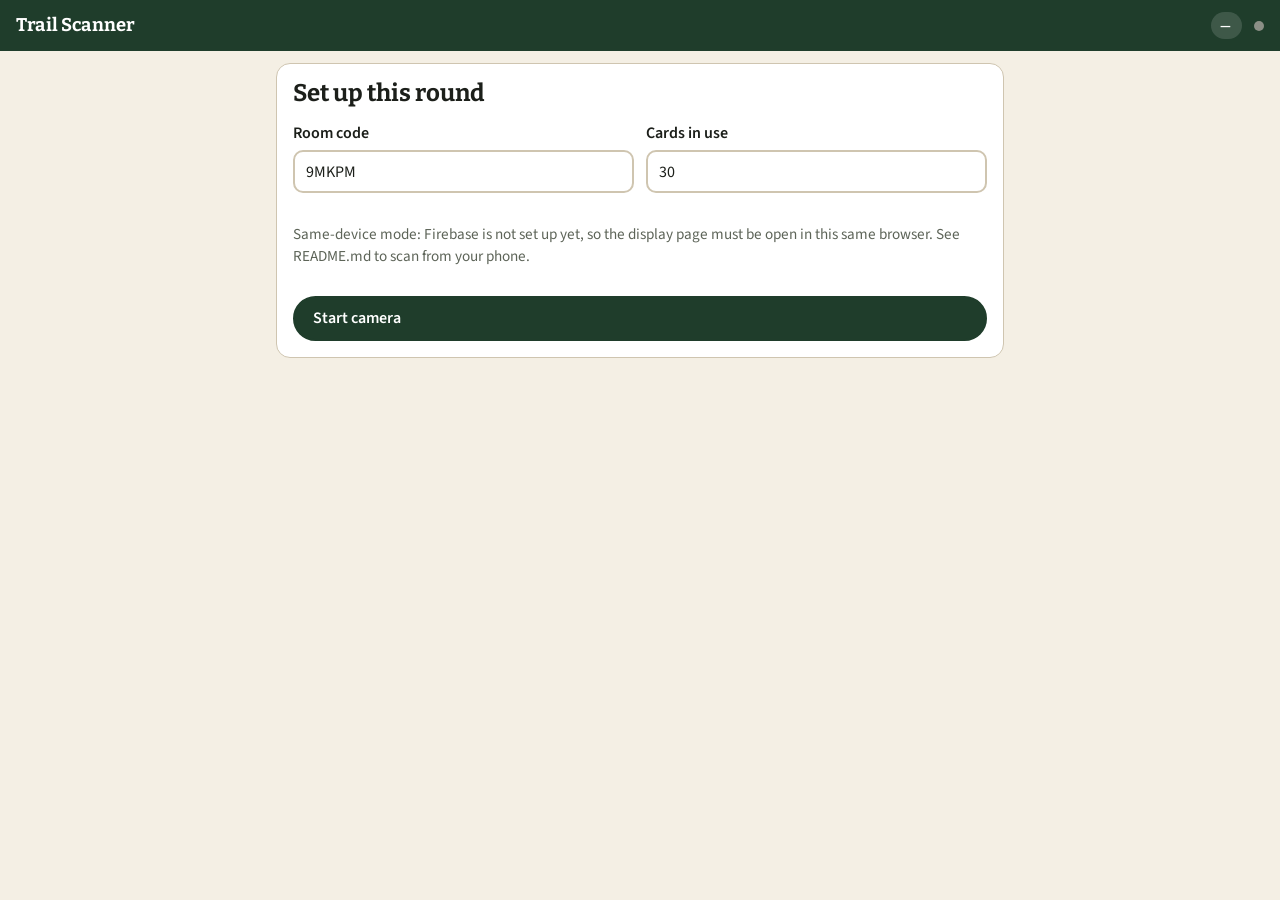
<file: scan.html>
<!doctype html>
<html lang="en">
<head>
<meta charset="utf-8">
<meta name="viewport" content="width=device-width, initial-scale=1, viewport-fit=cover">
<meta name="theme-color" content="#1f3d2b">
<title>Trail Scanner</title>
<link rel="stylesheet" href="lib/trail.css">
<style>
  body { min-height: 100vh; min-height: 100dvh; display: flex; flex-direction: column; }
  main { flex: 1; width: 100%; max-width: 760px; margin: 0 auto; padding: 12px 16px 28px; display: grid; gap: 12px; align-content: start; }

  .setup { display: grid; gap: 14px; }
  .setup label { display: grid; gap: 6px; font-weight: 600; }
  .setup .row { display: grid; grid-template-columns: 1fr 1fr; gap: 12px; }
  .setup input { width: 100%; }
  .setup .mode { font-size: .95rem; }
  .err { color: var(--risky); font-weight: 600; }

  .scenario-bar { display: grid; grid-template-columns: auto 1fr auto; gap: 10px; align-items: center; }
  .scenario-bar button { width: 44px; height: 44px; padding: 0; justify-content: center; font-size: 1.3rem; }
  .scenario-bar .what { text-align: center; min-width: 0; }
  .scenario-bar .what small { display: block; color: var(--muted); font-weight: 600; letter-spacing: .06em; text-transform: uppercase; font-size: .75rem; }
  .scenario-bar .what b { display: block; font-family: var(--head); font-size: 1.05rem; white-space: nowrap; overflow: hidden; text-overflow: ellipsis; }

  .cam { position: relative; background: #0d140f; border-radius: var(--radius); overflow: hidden; }
  .cam video, .cam canvas { display: block; width: 100%; height: auto; }
  .cam canvas { position: absolute; inset: 0; height: 100%; }
  .cam .hint {
    position: absolute; left: 0; right: 0; bottom: 0; padding: 8px 12px;
    background: linear-gradient(transparent, rgba(0,0,0,.65)); color: #fff; font-size: .9rem;
  }
  .cam .paused {
    position: absolute; inset: 0; display: grid; place-items: center;
    background: rgba(13,20,15,.75); color: #fff; font-weight: 700; font-size: 1.2rem;
  }

  .tally { display: grid; grid-template-columns: auto 1fr; gap: 14px; align-items: center; }
  .tally .big { font: 800 2.2rem var(--head); line-height: 1; }
  .tally .big span { font-size: 1.1rem; color: var(--muted); }
  .tally .counts { display: flex; flex-wrap: wrap; gap: 6px 14px; font-size: .95rem; }

  .actions { display: grid; grid-template-columns: 1fr 1fr; gap: 10px; }
  .actions button { justify-content: center; }
  .actions .reveal.on { background: var(--caution); border-color: var(--caution); }

  .grid { display: grid; grid-template-columns: repeat(auto-fill, minmax(44px, 1fr)); gap: 6px; }
  .grid div {
    height: 40px; border-radius: 8px; display: grid; place-items: center;
    font-weight: 700; background: var(--paper-2); color: var(--muted); border: 2px solid transparent;
  }
  .grid div.trail { background: var(--trail); color: #fff; }
  .grid div.caution { background: var(--caution); color: #fff; }
  .grid div.risky { background: var(--risky); color: #fff; }
  .grid div.flash { border-color: #fff; box-shadow: 0 0 0 3px var(--ink); }
  .grid.private div.trail, .grid.private div.caution, .grid.private div.risky { background: var(--pine-2); }

  .footer-row { display: flex; justify-content: space-between; align-items: center; gap: 10px; flex-wrap: wrap; font-size: .9rem; }
  .footer-row label { display: inline-flex; gap: 6px; align-items: center; }
</style>
</head>
<body>
<header class="topbar">
  <h1>Trail Scanner</h1>
  <span class="spacer"></span>
  <span class="badge" id="roomBadge" title="Room code">—</span>
  <span class="status-dot" id="conn" title="Connection"></span>
</header>

<main>
  <!-- Step 1: setup -->
  <section class="panel setup" id="setup">
    <h2>Set up this round</h2>
    <div class="row">
      <label>Room code
        <input id="roomInput" autocomplete="off" autocapitalize="characters" maxlength="12">
      </label>
      <label>Cards in use
        <input id="countInput" type="number" min="1" max="60" value="30" inputmode="numeric">
      </label>
    </div>
    <p class="mode muted" id="modeNote"></p>
    <button id="startBtn">Start camera</button>
    <p class="err hidden" id="camErr"></p>
  </section>

  <!-- Step 2: playing -->
  <section id="play" class="hidden" style="display:grid;gap:12px">
    <div class="scenario-bar panel">
      <button class="ghost" id="prevBtn" aria-label="Previous scenario">‹</button>
      <div class="what"><small id="scnNum">Scenario 1</small><b id="scnTitle">—</b></div>
      <button class="ghost" id="nextBtn" aria-label="Next scenario">›</button>
    </div>

    <div class="cam" id="cam">
      <video id="video" playsinline muted></video>
      <canvas id="overlay"></canvas>
      <div class="hint">Sweep slowly across the room. Cards turn solid when captured.</div>
      <div class="paused hidden" id="pausedMsg">Tap Resume to keep scanning</div>
    </div>

    <div class="panel tally">
      <div class="big" id="scanned">0<span>/30</span></div>
      <div class="counts" id="counts"></div>
    </div>

    <div class="actions">
      <button class="reveal" id="revealBtn">Reveal on display</button>
      <button class="ghost" id="pauseBtn">Pause</button>
      <button class="ghost" id="clearBtn">Clear this round</button>
      <a class="btn ghost" id="displayLink" target="_blank" rel="noopener" style="justify-content:center">Open display</a>
    </div>

    <div class="panel">
      <div class="grid" id="grid"></div>
    </div>

    <div class="footer-row muted">
      <label><input type="checkbox" id="privateChk"> Hide choices on this phone</label>
      <span id="fps"></span>
    </div>
  </section>
</main>

<script src="firebase-config.js"></script>
<script src="scenarios.js"></script>
<script src="lib/cv.js"></script>
<script src="lib/aruco.js"></script>
<script src="lib/trail-dictionary.js"></script>
<script src="lib/trail-core.js"></script>
<script src="lib/trail-sync.js"></script>
<script>
(function () {
  var $ = function (id) { return document.getElementById(id); };
  var scenarios = window.TRAIL_SCENARIOS || [];
  var choiceColor = {}; TrailCore.CHOICES.forEach(function (c) { choiceColor[c.key] = c.color; });

  /* ---------- setup ---------- */
  var savedRoom = localStorage.getItem('trail-scan-room');
  $('roomInput').value = savedRoom || TrailSync.makeRoomCode();
  $('countInput').value = localStorage.getItem('trail-scan-count') || 30;
  $('modeNote').innerHTML = TrailSync.mode === 'firebase'
    ? 'Live mode is on. Open <b>display.html</b> on the classroom computer and enter this room code.'
    : 'Same-device mode: Firebase is not set up yet, so the display page must be open in this same browser. See README.md to scan from your phone.';

  var sync, state = { scenario: 0, revealed: false, cardCount: 30, responses: {} };
  var cardCount = 30;

  $('startBtn').addEventListener('click', function () {
    var room = TrailSync.cleanRoom($('roomInput').value) || TrailSync.makeRoomCode();
    cardCount = Math.max(1, Math.min(TrailCore.MAX_CARDS, parseInt($('countInput').value, 10) || 30));
    localStorage.setItem('trail-scan-room', room);
    localStorage.setItem('trail-scan-count', cardCount);
    $('roomBadge').textContent = room;
    $('displayLink').href = 'display.html?room=' + encodeURIComponent(room);

    sync = TrailSync.connect(room);
    sync.onConnection(function (ok, msg) {
      $('conn').classList.toggle('on', ok);
      $('conn').title = ok ? 'Connected' : ('Not connected' + (msg ? ': ' + msg : ''));
    });
    sync.onState(function (s) {
      // keep readings that haven't reached the server yet
      Object.keys(pendingWrite).forEach(function (sc) {
        s.responses[sc] = s.responses[sc] || {};
        Object.keys(pendingWrite[sc]).forEach(function (card) { s.responses[sc][card] = pendingWrite[sc][card]; });
      });
      state = s; render();
    });
    sync.setState({ cardCount: cardCount });

    startCamera();
  });

  /* ---------- camera + detection ---------- */
  var video = $('video'), overlay = $('overlay'), octx = overlay.getContext('2d');
  var work = document.createElement('canvas'), wctx = work.getContext('2d', { willReadFrequently: true });
  var detector = new AR.Detector({ dictionaryName: TrailCore.DICTIONARY });
  var paused = false, lastMarkers = [], frameTimes = [];
  var seen = {};          // card -> { choice, hits, t }
  var pendingWrite = {};  // scenario -> { card -> choice }, flushed in batches
  var flashUntil = {};

  function startCamera() {
    if (!navigator.mediaDevices || !navigator.mediaDevices.getUserMedia) {
      return showCamErr('This browser cannot use the camera here. The page must be opened over https (GitHub Pages is fine).');
    }
    navigator.mediaDevices.getUserMedia({
      audio: false,
      video: { facingMode: { ideal: 'environment' }, width: { ideal: 1920 }, height: { ideal: 1080 } }
    }).then(function (stream) {
      video.srcObject = stream;
      return video.play();
    }).then(function () {
      $('setup').classList.add('hidden');
      $('play').classList.remove('hidden');
      keepAwake();
      render();
      requestAnimationFrame(loop);
    }).catch(function (e) {
      showCamErr('Camera did not start: ' + (e && e.message ? e.message : e) + '. Check that camera access is allowed for this site.');
    });
  }
  function showCamErr(t) { $('camErr').textContent = t; $('camErr').classList.remove('hidden'); }

  function keepAwake() {
    if (!('wakeLock' in navigator)) return;
    var req = function () { navigator.wakeLock.request('screen').catch(function () {}); };
    req();
    document.addEventListener('visibilitychange', function () { if (document.visibilityState === 'visible') req(); });
  }

  var lastDetect = 0;
  function loop(t) {
    requestAnimationFrame(loop);
    if (paused || !video.videoWidth) return;
    if (t - lastDetect < 90) return; // about 10 scans per second
    lastDetect = t;

    var scale = Math.min(1, 1280 / video.videoWidth);
    var w = Math.round(video.videoWidth * scale), h = Math.round(video.videoHeight * scale);
    if (work.width !== w) { work.width = w; work.height = h; overlay.width = w; overlay.height = h; }
    wctx.drawImage(video, 0, 0, w, h);
    var t0 = performance.now();
    var markers = detector.detect(wctx.getImageData(0, 0, w, h));
    frameTimes.push(performance.now() - t0); if (frameTimes.length > 20) frameTimes.shift();

    lastMarkers = [];
    markers.forEach(function (m) {
      var card = m.id + 1;
      if (card > cardCount) return;
      var choice = TrailCore.choiceFor(m.corners);
      lastMarkers.push({ card: card, choice: choice, corners: m.corners });
      if (!choice) return; // blank edge up: ignore

      // Accept a reading only after two matching looks in a row, to avoid blur misreads
      var s = seen[card];
      if (s && s.choice === choice && t - s.t < 1200) s.hits++; else s = seen[card] = { choice: choice, hits: 1 };
      s.t = t;
      if (s.hits === 2) accept(card, choice);
    });
    drawOverlay();
  }

  function current() { return state.responses[state.scenario] || {}; }

  function accept(card, choice) {
    if (current()[card] === choice) return;
    var isNew = !current()[card];
    state.responses[state.scenario] = state.responses[state.scenario] || {};
    state.responses[state.scenario][card] = choice; // show at once, before the round trip
    (pendingWrite[state.scenario] = pendingWrite[state.scenario] || {})[card] = choice;
    flashUntil[card] = performance.now() + 700;
    if (isNew && navigator.vibrate) navigator.vibrate(12);
    render();
  }

  function flush() {
    if (!sync) return;
    var batch = pendingWrite; pendingWrite = {};
    Object.keys(batch).forEach(function (sc) { sync.record(+sc, batch[sc]); });
  }
  setInterval(flush, 300);

  function drawOverlay() {
    octx.clearRect(0, 0, overlay.width, overlay.height);
    var mine = current();
    lastMarkers.forEach(function (m) {
      var col = m.choice ? choiceColor[m.choice] : '#8b8f86';
      var captured = m.choice && mine[m.card] === m.choice;
      var c = m.corners;
      octx.beginPath();
      octx.moveTo(c[0].x, c[0].y);
      for (var i = 1; i < 4; i++) octx.lineTo(c[i].x, c[i].y);
      octx.closePath();
      octx.lineWidth = Math.max(3, overlay.width / 300);
      octx.strokeStyle = col;
      if (captured) { octx.fillStyle = col + 'cc'; octx.fill(); }
      octx.stroke();
      var cx = (c[0].x + c[1].x + c[2].x + c[3].x) / 4, cy = (c[0].y + c[1].y + c[2].y + c[3].y) / 4;
      var fs = Math.max(14, Math.hypot(c[1].x - c[0].x, c[1].y - c[0].y) * .45);
      octx.font = '800 ' + fs + 'px system-ui, sans-serif';
      octx.textAlign = 'center'; octx.textBaseline = 'middle';
      octx.lineWidth = 4; octx.strokeStyle = 'rgba(0,0,0,.6)';
      octx.strokeText(m.card, cx, cy);
      octx.fillStyle = '#fff'; octx.fillText(m.card, cx, cy);
    });
    if (frameTimes.length) {
      var avg = frameTimes.reduce(function (a, b) { return a + b; }, 0) / frameTimes.length;
      $('fps').textContent = 'Scan time ' + Math.round(avg) + ' ms';
    }
  }

  /* ---------- controls ---------- */
  function go(delta) {
    if (!sync || !scenarios.length) return;
    var next = Math.max(0, Math.min(scenarios.length - 1, state.scenario + delta));
    if (next === state.scenario) return;
    seen = {}; flush();
    sync.setState({ scenario: next, revealed: false });
  }
  $('prevBtn').addEventListener('click', function () { go(-1); });
  $('nextBtn').addEventListener('click', function () { go(1); });
  $('revealBtn').addEventListener('click', function () { sync.setState({ revealed: !state.revealed }); });
  $('clearBtn').addEventListener('click', function () {
    if (!confirm('Clear every response for this scenario?')) return;
    seen = {}; delete pendingWrite[state.scenario];
    sync.clear(state.scenario);
    sync.setState({ revealed: false });
  });
  $('pauseBtn').addEventListener('click', function () {
    paused = !paused;
    $('pauseBtn').textContent = paused ? 'Resume' : 'Pause';
    $('pausedMsg').classList.toggle('hidden', !paused);
    if (paused) octx.clearRect(0, 0, overlay.width, overlay.height);
  });
  $('privateChk').addEventListener('change', function () { $('grid').classList.toggle('private', this.checked); render(); });

  /* ---------- render ---------- */
  var gridBuiltFor = 0;
  function render() {
    var sc = scenarios[state.scenario];
    $('scnNum').textContent = scenarios.length ? 'Scenario ' + (state.scenario + 1) + ' of ' + scenarios.length : 'No scenarios loaded';
    $('scnTitle').textContent = sc ? (sc.title || sc.text) : 'Add scenarios in scenarios.js';
    $('prevBtn').disabled = state.scenario <= 0;
    $('nextBtn').disabled = state.scenario >= scenarios.length - 1;
    $('revealBtn').classList.toggle('on', state.revealed);
    $('revealBtn').textContent = state.revealed ? 'Hide results' : 'Reveal on display';

    var mine = current();
    var tally = TrailCore.tally(mine, cardCount);
    $('scanned').innerHTML = tally.total + '<span>/' + cardCount + '</span>';
    var hide = $('privateChk').checked;
    $('counts').innerHTML = hide ? '<span class="muted">Choices hidden</span>' :
      TrailCore.CHOICES.map(function (c) {
        return '<span class="chip c-' + c.key + '">' + c.short + ' ' + tally.counts[c.key] + '</span>';
      }).join('');

    var grid = $('grid');
    if (gridBuiltFor !== cardCount) {
      var h = '';
      for (var i = 1; i <= cardCount; i++) h += '<div id="g' + i + '">' + i + '</div>';
      grid.innerHTML = h; gridBuiltFor = cardCount;
    }
    var now = performance.now();
    for (var n = 1; n <= cardCount; n++) {
      var el = document.getElementById('g' + n);
      el.className = (mine[n] || '') + (flashUntil[n] > now ? ' flash' : '');
    }
  }
  setInterval(function () { if (!$('play').classList.contains('hidden')) render(); }, 400);
})();
</script>
</body>
</html>
</file>
<file: lib/trail.css>
/* AI Effect in Education — shared look for the screen pages */
@import url('https://fonts.googleapis.com/css2?family=Bitter:wght@600;800&family=Source+Sans+3:wght@400;600;700&display=swap');

:root {
  --pine: #1f3d2b;
  --pine-2: #2b5239;
  --paper: #f4efe4;
  --paper-2: #e9e1d0;
  --ink: #1c1f1a;
  --muted: #5d6458;
  --line: #cfc5b0;
  --trail: #2f7d4f;
  --caution: #c88a12;
  --risky: #b23a2e;
  --blank: #8b8f86;
  --radius: 14px;
  --head: 'Bitter', Georgia, serif;
  --body: 'Source Sans 3', system-ui, -apple-system, Segoe UI, sans-serif;
}

* { box-sizing: border-box; }
html, body { margin: 0; }
body {
  font-family: var(--body);
  color: var(--ink);
  background: var(--paper);
  -webkit-font-smoothing: antialiased;
}
h1, h2, h3 { font-family: var(--head); margin: 0; line-height: 1.15; }
a { color: var(--pine-2); }

button, .btn {
  font: 600 1rem var(--body);
  border: 2px solid var(--pine);
  background: var(--pine);
  color: #fff;
  padding: .6em 1.1em;
  border-radius: 999px;
  cursor: pointer;
  text-decoration: none;
  display: inline-flex; align-items: center; gap: .4em;
  touch-action: manipulation;
}
button.ghost, .btn.ghost { background: transparent; color: var(--pine); }
button:disabled { opacity: .45; cursor: default; }
button:focus-visible, .btn:focus-visible, input:focus-visible, select:focus-visible {
  outline: 3px solid var(--caution); outline-offset: 2px;
}

input, select {
  font: 1rem var(--body);
  padding: .55em .7em;
  border: 2px solid var(--line);
  border-radius: 10px;
  background: #fff;
  color: var(--ink);
}

.chip { display: inline-flex; align-items: center; gap: .35em; font-weight: 600; }
.chip::before { content: ''; width: .8em; height: .8em; border-radius: 3px; background: currentColor; }
.c-trail { color: var(--trail); }
.c-caution { color: var(--caution); }
.c-risky { color: var(--risky); }

.topbar {
  background: var(--pine); color: #fff;
  display: flex; align-items: center; gap: 12px;
  padding: 12px 16px;
}
.topbar h1 { font-size: 1.15rem; letter-spacing: .01em; }
.topbar .spacer { flex: 1; }
.badge {
  font: 700 .85rem var(--body); letter-spacing: .08em; text-transform: uppercase;
  background: rgba(255,255,255,.14); padding: .3em .7em; border-radius: 999px;
}
.status-dot { width: 10px; height: 10px; border-radius: 50%; background: var(--blank); display: inline-block; }
.status-dot.on { background: #6fd18f; }

.panel {
  background: #fff; border: 1px solid var(--line); border-radius: var(--radius);
  padding: 16px;
}
.muted { color: var(--muted); }
.hidden { display: none !important; }
</file>
